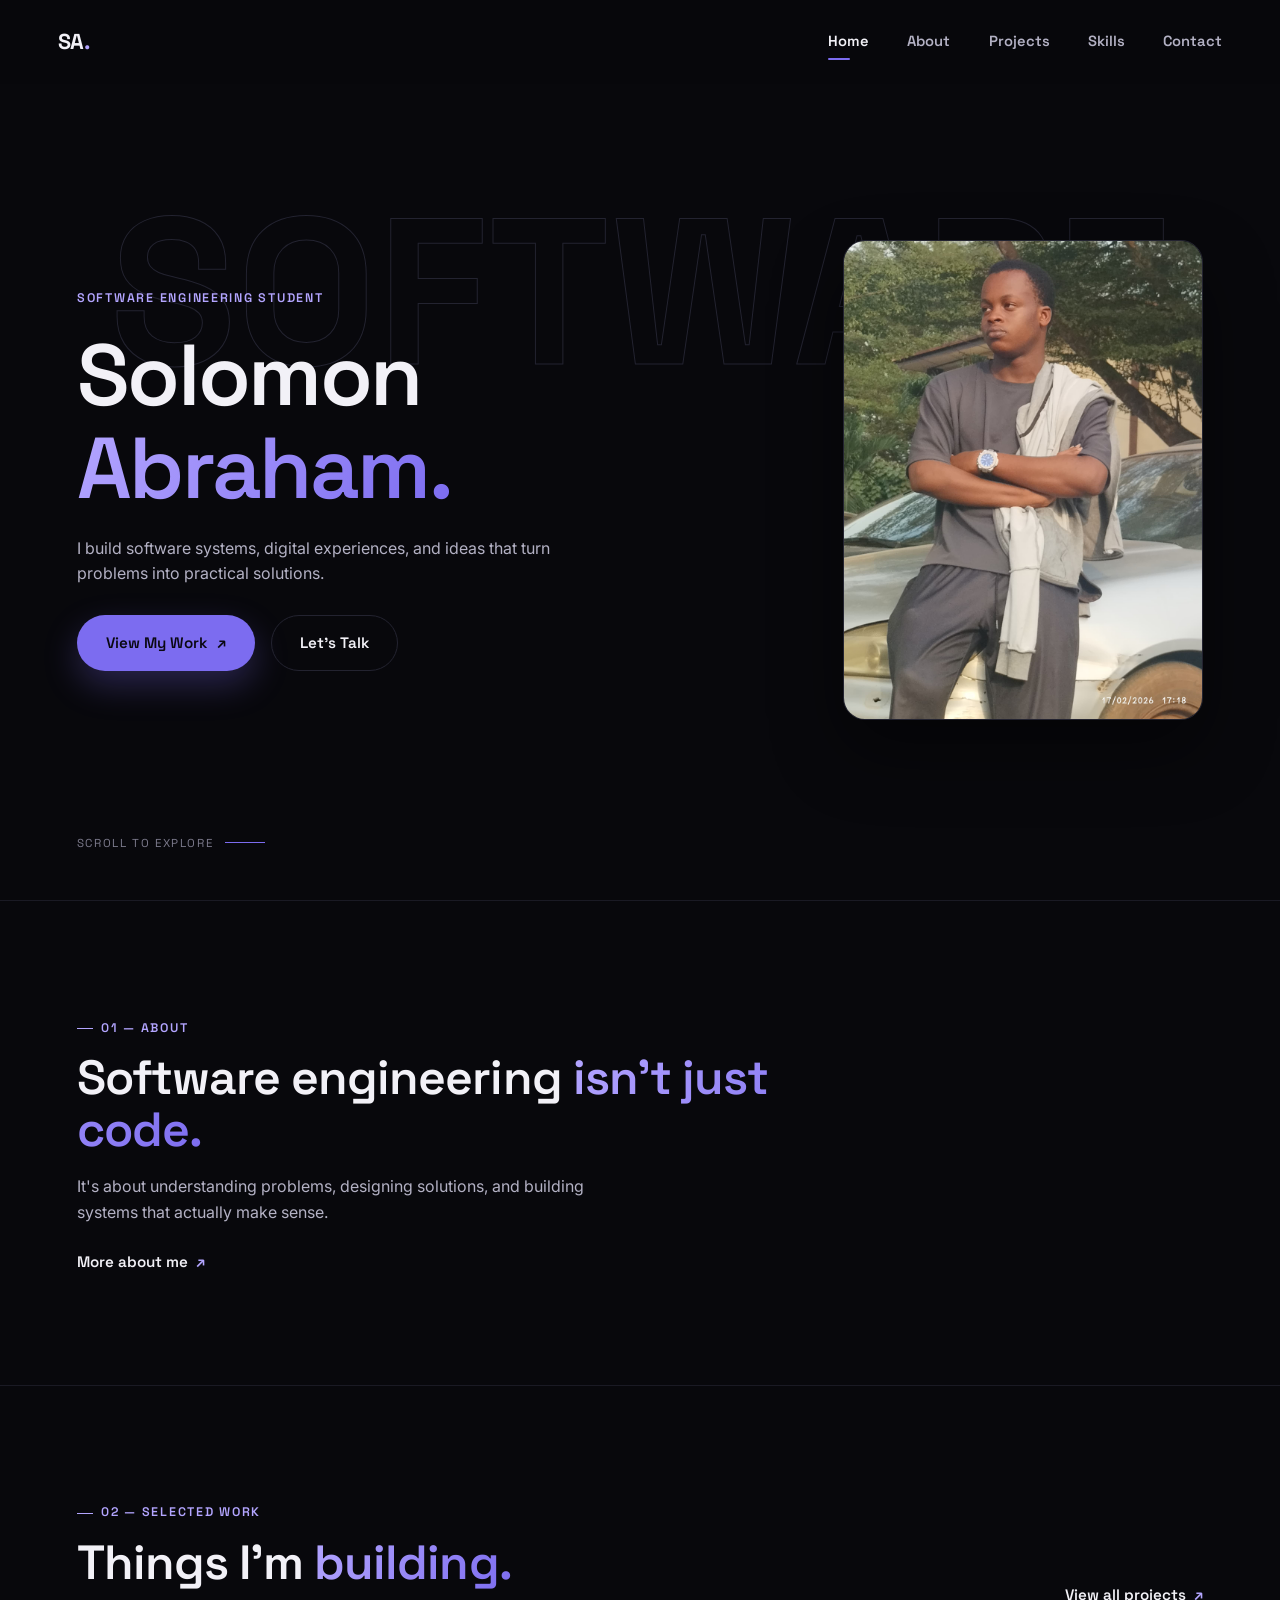
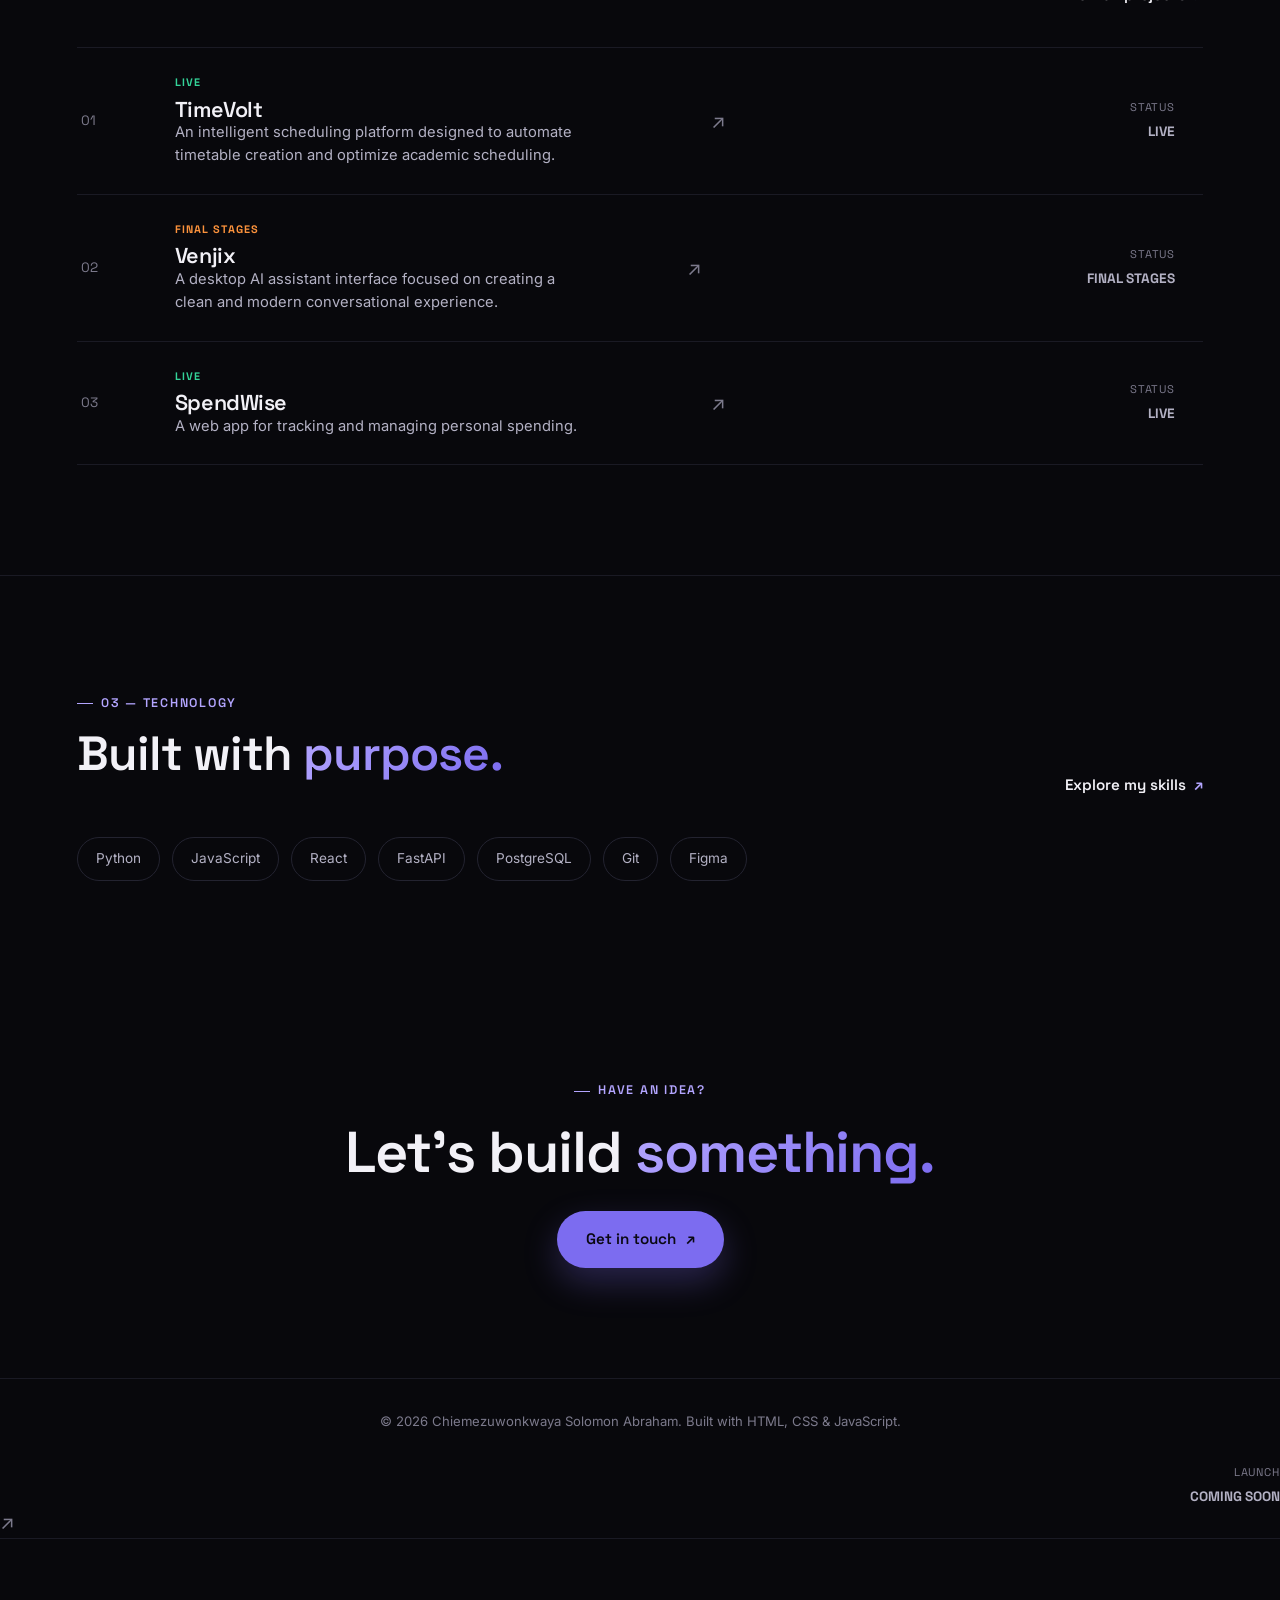
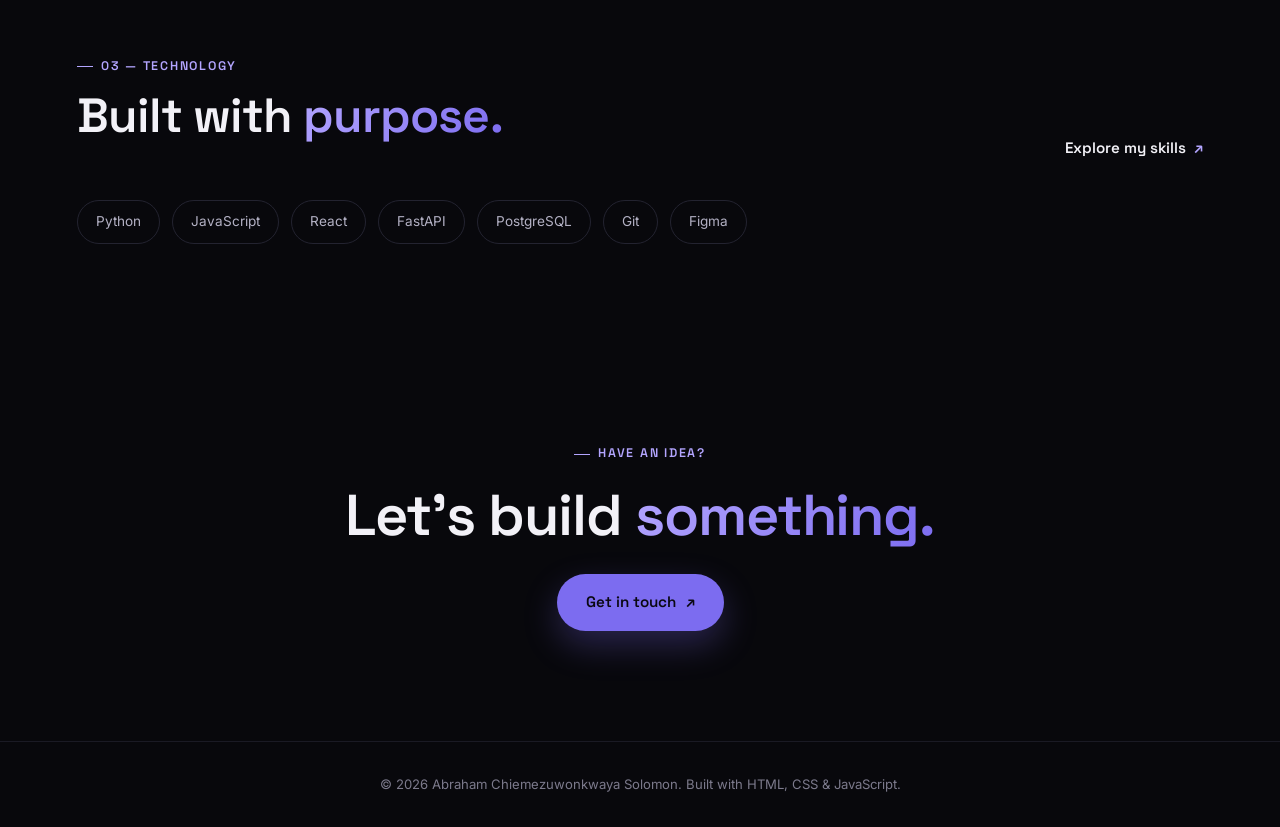
<file: index.html>
<!DOCTYPE html>
<html lang="en">

<head>

    <meta charset="UTF-8">

    <meta
        name="viewport"
        content="width=device-width, initial-scale=1.0"
    >

    <title>Solomon Abraham | Software Developer</title>

    <meta
        name="description"
        content="Portfolio of Solomon Abraham, a Software Engineering student and software developer."
    >

    <link rel="stylesheet" href="css/style.css">

</head>


<body>


    <!-- ================= NAVIGATION ================= -->

    <header class="navbar">

        <a href="index.html" class="logo">
            SA<span>.</span>
        </a>


        <nav class="nav-links">

            <a href="index.html" class="active">
                Home
            </a>

            <a href="about.html">
                About
            </a>

            <a href="projects.html">
                Projects
            </a>

            <a href="skills.html">
                Skills
            </a>

            <a href="contact.html">
                Contact
            </a>

        </nav>

<button
    class="menu-toggle"
    aria-label="Open navigation"
    aria-expanded="false"
>
    <span>
        ☰



    </span>

</button>
    </header>



    <!-- ================= MAIN ================= -->

    <main>


        <!-- ================= HERO ================= -->

        <section class="home-hero">

            <div class="hero-background-text">
                SOFTWARE
            </div>


            <div class="home-hero-content">

                <p class="hero-label">
                    SOFTWARE ENGINEERING STUDENT
                </p>


                <h1>
                    Solomon

                    <span>
                        Abraham.
                    </span>
                </h1>


                <p class="hero-description">

                    I build software systems, digital experiences,
                    and ideas that turn problems into practical
                    solutions.

                </p>


                <div class="hero-actions">

                    <a
                        href="projects.html"
                        class="hero-button primary"
                    >
                        View My Work
                        <span>↗</span>
                    </a>


                    <a
                        href="contact.html"
                        class="hero-button secondary"
                    >
                        Let's Talk
                    </a>

                </div>

            </div>


            <!-- ================= PROFILE IMAGE ================= -->

            <div class="hero-image">

                <img
                    src="images/profile/profile.jpg"
                    alt="Chiemezuwonkwaya Solomon Abraham"
                >

            </div>


            <div class="hero-scroll">

                <span>
                    SCROLL TO EXPLORE
                </span>

                <div class="scroll-line"></div>

            </div>

        </section>



        <!-- ================= INTRO ================= -->

        <section class="home-intro">

            <div class="intro-label">

                <p class="section-label">
                    01 — ABOUT
                </p>

            </div>


            <div class="intro-content">

                <h2>

                    Software engineering
                    <span>
                        isn't just code.
                    </span>

                </h2>


                <p>

                    It's about understanding problems, designing
                    solutions, and building systems that actually
                    make sense.

                </p>


                <a
                    href="about.html"
                    class="text-link"
                >
                    More about me
                    <span>↗</span>
                </a>

            </div>

        </section>



        <!-- ================= FEATURED PROJECTS ================= -->

        <section class="home-projects">

            <div class="home-section-heading">

                <div>

                    <p class="section-label">
                        02 — SELECTED WORK
                    </p>


                    <h2>

                        Things I'm
                        <span>
                            building.
                        </span>

                    </h2>

                </div>


                <a
                    href="projects.html"
                    class="text-link"
                >
                    View all projects
                    <span>↗</span>
                </a>

            </div>



            <!-- PROJECT LIST -->

            <div class="home-project-list">


                <!-- ================= TIMEVOLT ================= -->

                <a
                    href="projects/timevolt.html"
                    class="home-project-row"
                >

                    <div class="home-project-number">
                        01
                    </div>


                    <div class="home-project-details">

                        <div>

                            <p class="project-status completed">
                                LIVE
                            </p>


                            <h3>
                                TimeVolt
                            </h3>

                        </div>


                        <p class="home-project-description">

                            An intelligent scheduling platform
                            designed to automate timetable creation
                            and optimize academic scheduling.

                        </p>

                    </div>


                    <div class="home-project-launch">

                        <span>
                            STATUS
                        </span>

                        <strong>
                            LIVE
                        </strong>

                    </div>


                    <span class="project-arrow">
                        ↗
                    </span>

                </a>



                <!-- ================= VENJIX ================= -->

                <a
                    href="projects/venjix.html"
                    class="home-project-row"
                >

                    <div class="home-project-number">
                        02
                    </div>


                    <div class="home-project-details">

                        <div>

                            <p class="project-status">
                                FINAL STAGES
                            </p>


                            <h3>
                                Venjix
                            </h3>

                        </div>


                        <p class="home-project-description">

                            A desktop AI assistant interface
                            focused on creating a clean and modern
                            conversational experience.

                        </p>

                    </div>


                    <div class="home-project-launch">

                        <span>
                            STATUS
                        </span>

                        <strong>
                            FINAL STAGES
                        </strong>

                    </div>


                    <span class="project-arrow">
                        ↗
                    </span>

                </a>



                <!-- ================= SPENDWISE ================= -->

                <a
                    href="projects/spendwise.html"
                    class="home-project-row"
                >

                    <div class="home-project-number">
                        03
                    </div>


                    <div class="home-project-details">

                        <div>

                            <p class="project-status completed">
                                LIVE
                            </p>


                            <h3>
                                SpendWise
                            </h3>

                        </div>


                        <p class="home-project-description">

                            A web app for tracking and managing
                            personal spending.

                        </p>

                    </div>


                    <div class="home-project-launch">

                        <span>
                            STATUS
                        </span>

                        <strong>
                            LIVE
                        </strong>

                    </div>


                    <span class="project-arrow">
                        ↗
                    </span>

                </a>

            </div>

        </section>



        <!-- ================= TECHNOLOGY ================= -->

        <section class="home-tech">

            <div class="home-section-heading">

                <div>

                    <p class="section-label">
                        03 — TECHNOLOGY
                    </p>


                    <h2>

                        Built with
                        <span>
                            purpose.
                        </span>

                    </h2>

                </div>


                <a
                    href="skills.html"
                    class="text-link"
                >
                    Explore my skills
                    <span>↗</span>
                </a>

            </div>


            <div class="home-tech-list">

                <span>Python</span>

                <span>JavaScript</span>

                <span>React</span>

                <span>FastAPI</span>

                <span>PostgreSQL</span>

                <span>Git</span>

                <span>Figma</span>

            </div>

        </section>



        <!-- ================= CTA ================= -->

        <section class="home-cta">

            <p class="section-label">
                HAVE AN IDEA?
            </p>


            <h2>

                Let's build

                <span>
                    something.
                </span>

            </h2>


            <a
                href="contact.html"
                class="cta-button"
            >
                Get in touch
                <span>↗</span>
            </a>

        </section>


    </main>



    <!-- ================= FOOTER ================= -->

    <footer class="footer">

        <p>
            © 2026 Chiemezuwonkwaya Solomon Abraham.
            Built with HTML, CSS & JavaScript.
        </p>

    </footer>


    <script src="js/script.js"></script>

</body>

</html>               <div class="home-project-launch">

                        <span>
                            LAUNCH
                        </span>

                        <strong>
                            COMING SOON
                        </strong>

                    </div>


                    <span class="project-arrow">
                        ↗
                    </span>

                </a>

            </div>

        </section>



        <!-- ================= TECHNOLOGY ================= -->

        <section class="home-tech">

            <div class="home-section-heading">

                <div>

                    <p class="section-label">
                        03 — TECHNOLOGY
                    </p>


                    <h2>

                        Built with
                        <span>
                            purpose.
                        </span>

                    </h2>

                </div>


                <a
                    href="skills.html"
                    class="text-link"
                >
                    Explore my skills
                    <span>↗</span>
                </a>

            </div>


            <div class="home-tech-list">

                <span>Python</span>

                <span>JavaScript</span>

                <span>React</span>

                <span>FastAPI</span>

                <span>PostgreSQL</span>

                <span>Git</span>

                <span>Figma</span>

            </div>

        </section>



        <!-- ================= CTA ================= -->

        <section class="home-cta">

            <p class="section-label">
                HAVE AN IDEA?
            </p>


            <h2>

                Let's build

                <span>
                    something.
                </span>

            </h2>


            <a
                href="contact.html"
                class="cta-button"
            >
                Get in touch
                <span>↗</span>
            </a>

        </section>


    </main>



    <!-- ================= FOOTER ================= -->

    <footer class="footer">

        <p>
            © 2026 Abraham Chiemezuwonkwaya Solomon.
            Built with HTML, CSS & JavaScript.
        </p>

    </footer>


    <script src="js/script.js"></script>

</body>

</html>
</file>
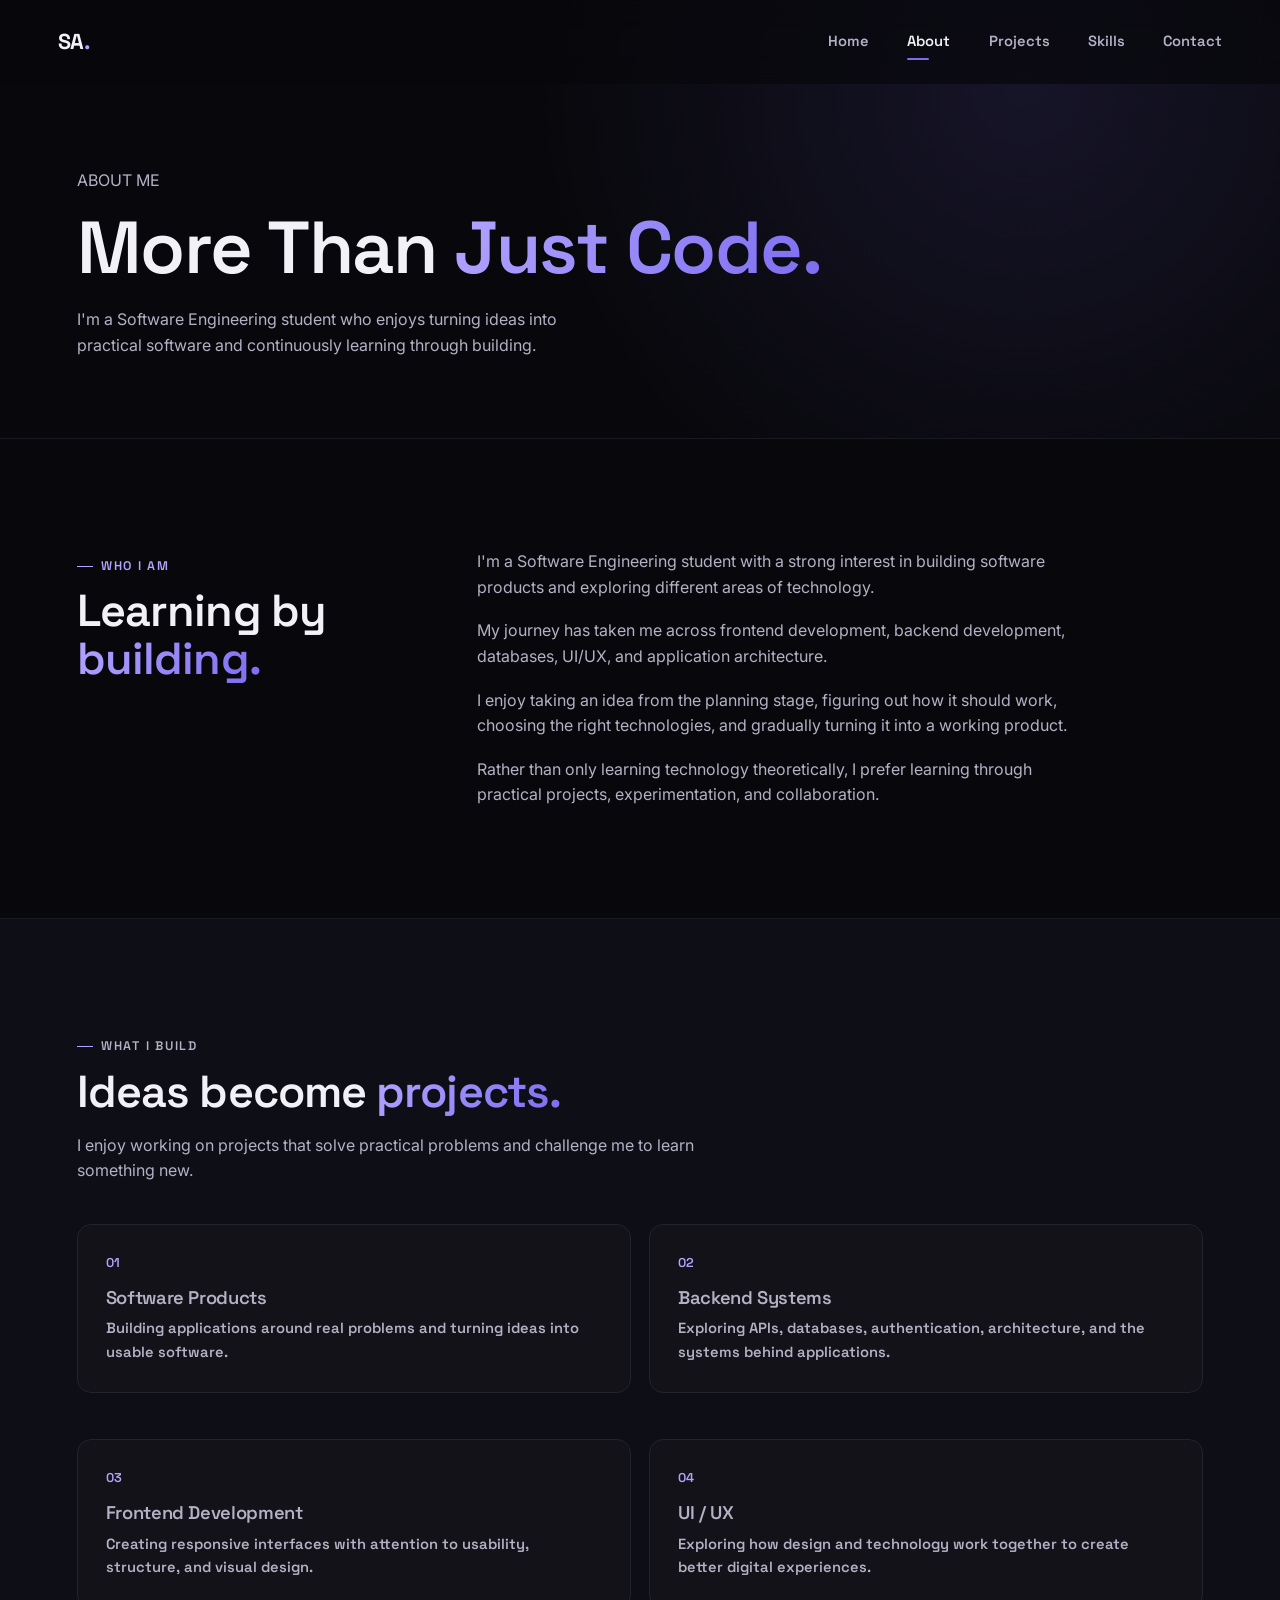
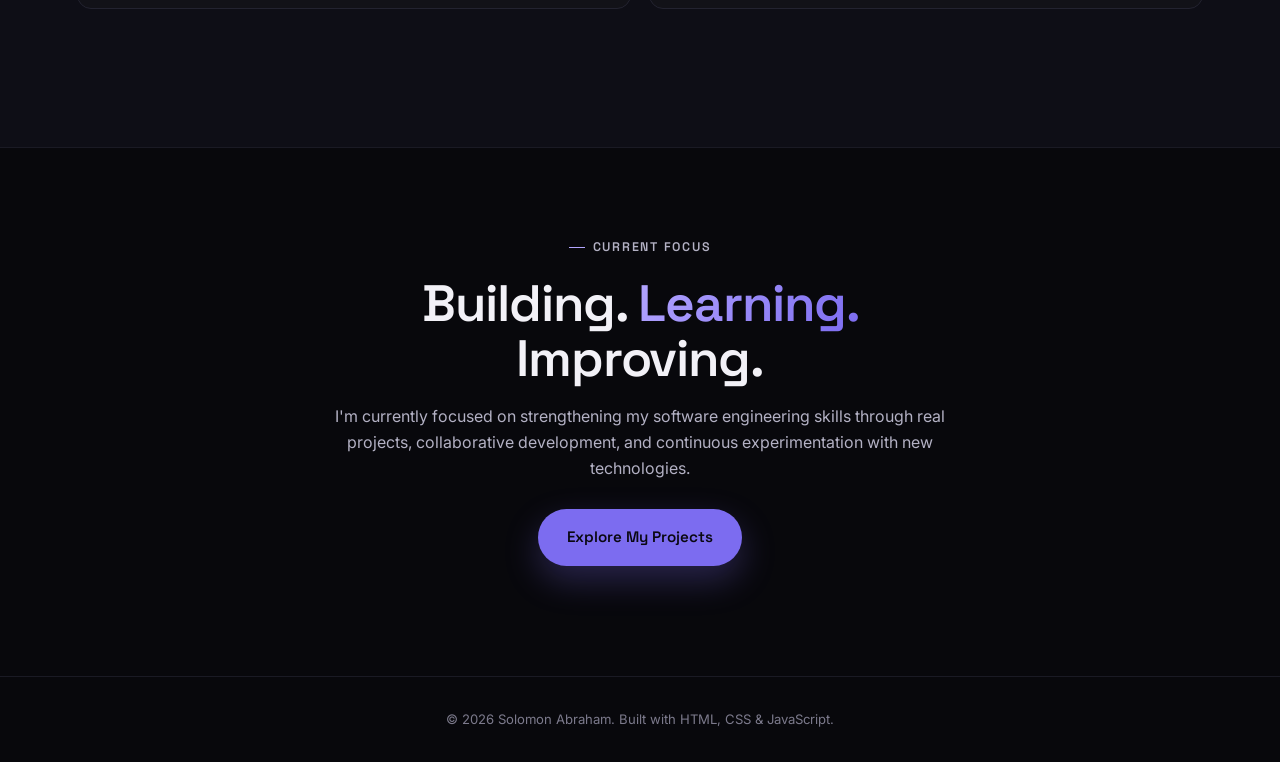
<file: about.html>
<!DOCTYPE html>
<html lang="en">
<head>
    <meta charset="UTF-8">
    <meta name="viewport" content="width=device-width, initial-scale=1.0">

    <title>About | Solomon Abraham</title>

    <meta
        name="description"
        content="Learn more about Solomon Abraham, a Software Engineering student and software developer."
    >

    <link rel="stylesheet" href="css/style.css">
</head>

<body>

    <!-- ================= NAVIGATION ================= -->

    <header class="navbar">

        <a href="index.html" class="logo">
            SA<span>.</span>
        </a>

        <nav class="nav-links">

            <a href="index.html">
                Home
            </a>

            <a href="about.html" class="active">
                About
            </a>

            <a href="projects.html">
                Projects
            </a>

            <a href="skills.html">
                Skills
            </a>

            <a href="contact.html">
                Contact
            </a>

        </nav>

        <button
            class="menu-toggle"
            aria-label="Open navigation"
        >
            ☰
        </button>

    </header>


    <!-- ================= ABOUT HERO ================= -->

    <main>

        <section class="page-hero">

            <div class="page-hero-content">

                <p class="hero-label">
                    ABOUT ME
                </p>

                <h1>
                    More Than
                    <span>Just Code.</span>
                </h1>

                <p>
                    I'm a Software Engineering student who enjoys
                    turning ideas into practical software and
                    continuously learning through building.
                </p>

            </div>

        </section>


        <!-- ================= ABOUT CONTENT ================= -->

        <section class="about-section">

            <div class="about-grid">

                <!-- LEFT -->

                <div class="about-intro">

                    <p class="section-label">
                        WHO I AM
                    </p>

                    <h2>
                        Learning by
                        <span>building.</span>
                    </h2>

                </div>


                <!-- RIGHT -->

                <div class="about-text">

                    <p>
                        I'm a Software Engineering student with a
                        strong interest in building software products
                        and exploring different areas of technology.
                    </p>

                    <p>
                        My journey has taken me across frontend
                        development, backend development, databases,
                        UI/UX, and application architecture.
                    </p>

                    <p>
                        I enjoy taking an idea from the planning stage,
                        figuring out how it should work, choosing the
                        right technologies, and gradually turning it
                        into a working product.
                    </p>

                    <p>
                        Rather than only learning technology
                        theoretically, I prefer learning through
                        practical projects, experimentation, and
                        collaboration.
                    </p>

                </div>

            </div>

        </section>


        <!-- ================= WHAT I BUILD ================= -->

        <section class="about-section dark-section">

            <div class="section-heading">

                <p class="section-label">
                    WHAT I BUILD
                </p>

                <h2>
                    Ideas become
                    <span>projects.</span>
                </h2>

                <p>
                    I enjoy working on projects that solve practical
                    problems and challenge me to learn something new.
                </p>

            </div>


            <div class="interest-grid">

                <article class="interest-card">

                    <div class="interest-number">
                        01
                    </div>

                    <h3>
                        Software Products
                    </h3>

                    <p>
                        Building applications around real problems
                        and turning ideas into usable software.
                    </p>

                </article>


                <article class="interest-card">

                    <div class="interest-number">
                        02
                    </div>

                    <h3>
                        Backend Systems
                    </h3>

                    <p>
                        Exploring APIs, databases, authentication,
                        architecture, and the systems behind applications.
                    </p>

                </article>


                <article class="interest-card">

                    <div class="interest-number">
                        03
                    </div>

                    <h3>
                        Frontend Development
                    </h3>

                    <p>
                        Creating responsive interfaces with attention
                        to usability, structure, and visual design.
                    </p>

                </article>


                <article class="interest-card">

                    <div class="interest-number">
                        04
                    </div>

                    <h3>
                        UI / UX
                    </h3>

                    <p>
                        Exploring how design and technology work
                        together to create better digital experiences.
                    </p>

                </article>

            </div>

        </section>


        <!-- ================= CURRENT FOCUS ================= -->

        <section class="focus-section">

            <div class="focus-content">

                <p class="section-label">
                    CURRENT FOCUS
                </p>

                <h2>
                    Building.
                    <span>Learning.</span>
                    Improving.
                </h2>

                <p>
                    I'm currently focused on strengthening my software
                    engineering skills through real projects,
                    collaborative development, and continuous
                    experimentation with new technologies.
                </p>

                <a
                    href="projects.html"
                    class="btn btn-primary"
                >
                    Explore My Projects
                </a>

            </div>

        </section>

    </main>


    <!-- ================= FOOTER ================= -->

    <footer class="footer">

        <p>
            © 2026 Solomon Abraham. Built with HTML, CSS & JavaScript.
        </p>

    </footer>


    <script src="js/script.js"></script>

</body>
</html>
</file>
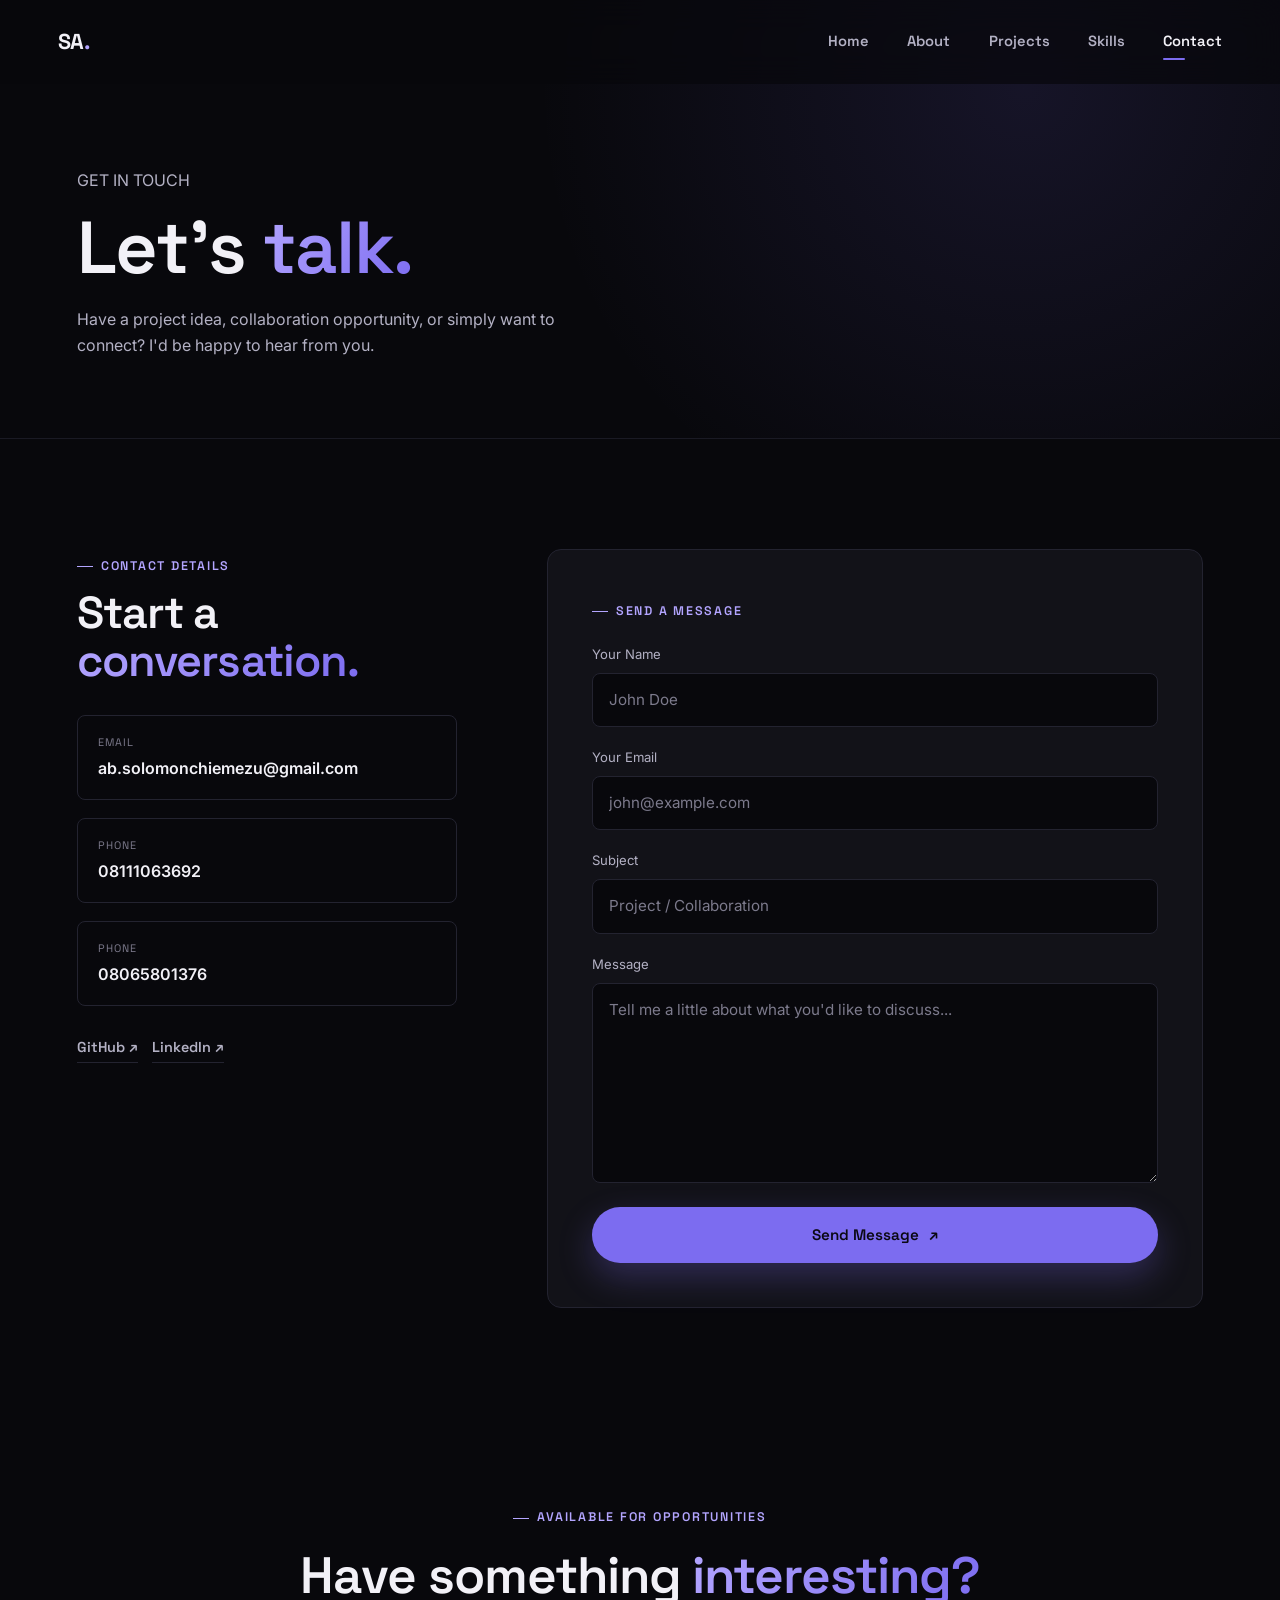
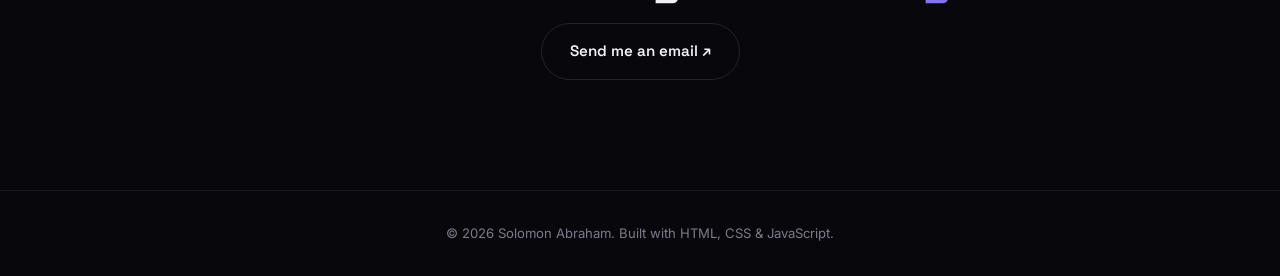
<file: contact.html>
<!DOCTYPE html>
<html lang="en">

<head>

    <meta charset="UTF-8">

    <meta
        name="viewport"
        content="width=device-width, initial-scale=1.0"
    >

    <title>Contact | Solomon Abraham</title>

    <meta
        name="description"
        content="Get in touch with Solomon Abraham."
    >

    <link rel="stylesheet" href="css/style.css">

</head>


<body>


    <!-- ================= NAVIGATION ================= -->

    <header class="navbar">

        <a href="index.html" class="logo">
            SA<span>.</span>
        </a>


        <nav class="nav-links">

            <a href="index.html">
                Home
            </a>

            <a href="about.html">
                About
            </a>

            <a href="projects.html">
                Projects
            </a>

            <a href="skills.html">
                Skills
            </a>

            <a href="contact.html" class="active">
                Contact
            </a>

        </nav>


        <button
            class="menu-toggle"
            aria-label="Open navigation"
        >
            ☰
        </button>

    </header>



    <!-- ================= CONTACT ================= -->

    <main>

        <section class="contact-hero">

            <div class="contact-hero-content">

                <p class="hero-label">
                    GET IN TOUCH
                </p>


                <h1>
                    Let's
                    <span>talk.</span>
                </h1>


                <p>
                    Have a project idea, collaboration opportunity,
                    or simply want to connect? I'd be happy to hear
                    from you.
                </p>

            </div>

        </section>



        <!-- ================= CONTACT CONTENT ================= -->

        <section class="contact-section">

            <div class="contact-info">

                <p class="section-label">
                    CONTACT DETAILS
                </p>


                <h2>
                    Start a
                    <span>conversation.</span>
                </h2>


                <div class="contact-details">

                    <a href="mailto:ab.solomonchiemezu@gmail.com">

                        <span class="contact-label">
                            EMAIL
                        </span>

                        <strong>
                            ab.solomonchiemezu@gmail.com
                        </strong>

                    </a>


                    <a href="tel:08111063692">

                        <span class="contact-label">
                            PHONE
                        </span>

                        <strong>
                            08111063692
                        </strong>

                    </a>


                    <a href="tel:08065801376">

                        <span class="contact-label">
                            PHONE
                        </span>

                        <strong>
                            08065801376
                        </strong>

                    </a>

                </div>


                <!-- SOCIAL LINKS -->

                <div class="social-links">

                    <a
                        href="https://github.com/Solopilot759"
                        target="_blank"
                        rel="noopener noreferrer"
                    >
                        GitHub ↗
                    </a>


                    <a
                        href="https://www.linkedin.com/in/chiemezu-solomon-abraham-774561400?utm_source=share_via&utm_content=profile&utm_medium=member_android"
                        target="_blank"
                        rel="noopener noreferrer"
                    >
                        LinkedIn ↗
                    </a>

                </div>

            </div>



            <!-- ================= CONTACT FORM ================= -->

            <div class="contact-form-wrapper">

                <p class="section-label">
                    SEND A MESSAGE
                </p>


                <form
                    class="contact-form"
                    action="mailto:ab.solomonchiemezu@gmail.com"
                    method="POST"
                    enctype="text/plain"
                >

                    <div class="form-group">

                        <label for="name">
                            Your Name
                        </label>

                        <input
                            type="text"
                            id="name"
                            name="Name"
                            placeholder="John Doe"
                            required
                        >

                    </div>


                    <div class="form-group">

                        <label for="email">
                            Your Email
                        </label>

                        <input
                            type="email"
                            id="email"
                            name="Email"
                            placeholder="john@example.com"
                            required
                        >

                    </div>


                    <div class="form-group">

                        <label for="subject">
                            Subject
                        </label>

                        <input
                            type="text"
                            id="subject"
                            name="Subject"
                            placeholder="Project / Collaboration"
                            required
                        >

                    </div>


                    <div class="form-group">

                        <label for="message">
                            Message
                        </label>

                        <textarea
                            id="message"
                            name="Message"
                            rows="7"
                            placeholder="Tell me a little about what you'd like to discuss..."
                            required
                        ></textarea>

                    </div>


                    <button
                        type="submit"
                        class="submit-button"
                    >
                        Send Message
                        <span>↗</span>
                    </button>

                </form>

            </div>

        </section>



        <!-- ================= FINAL CTA ================= -->

        <section class="contact-bottom">

            <p class="section-label">
                AVAILABLE FOR OPPORTUNITIES
            </p>


            <h2>
                Have something
                <span>interesting?</span>
            </h2>


            <a
                href="mailto:ab.solomonchiemezu@gmail.com"
                class="email-cta"
            >
                Send me an email ↗
            </a>

        </section>

    </main>



    <!-- ================= FOOTER ================= -->

    <footer class="footer">

        <p>
            © 2026 Solomon Abraham.
            Built with HTML, CSS & JavaScript.
        </p>

    </footer>


    <script src="js/script.js"></script>

</body>

</html>
</file>
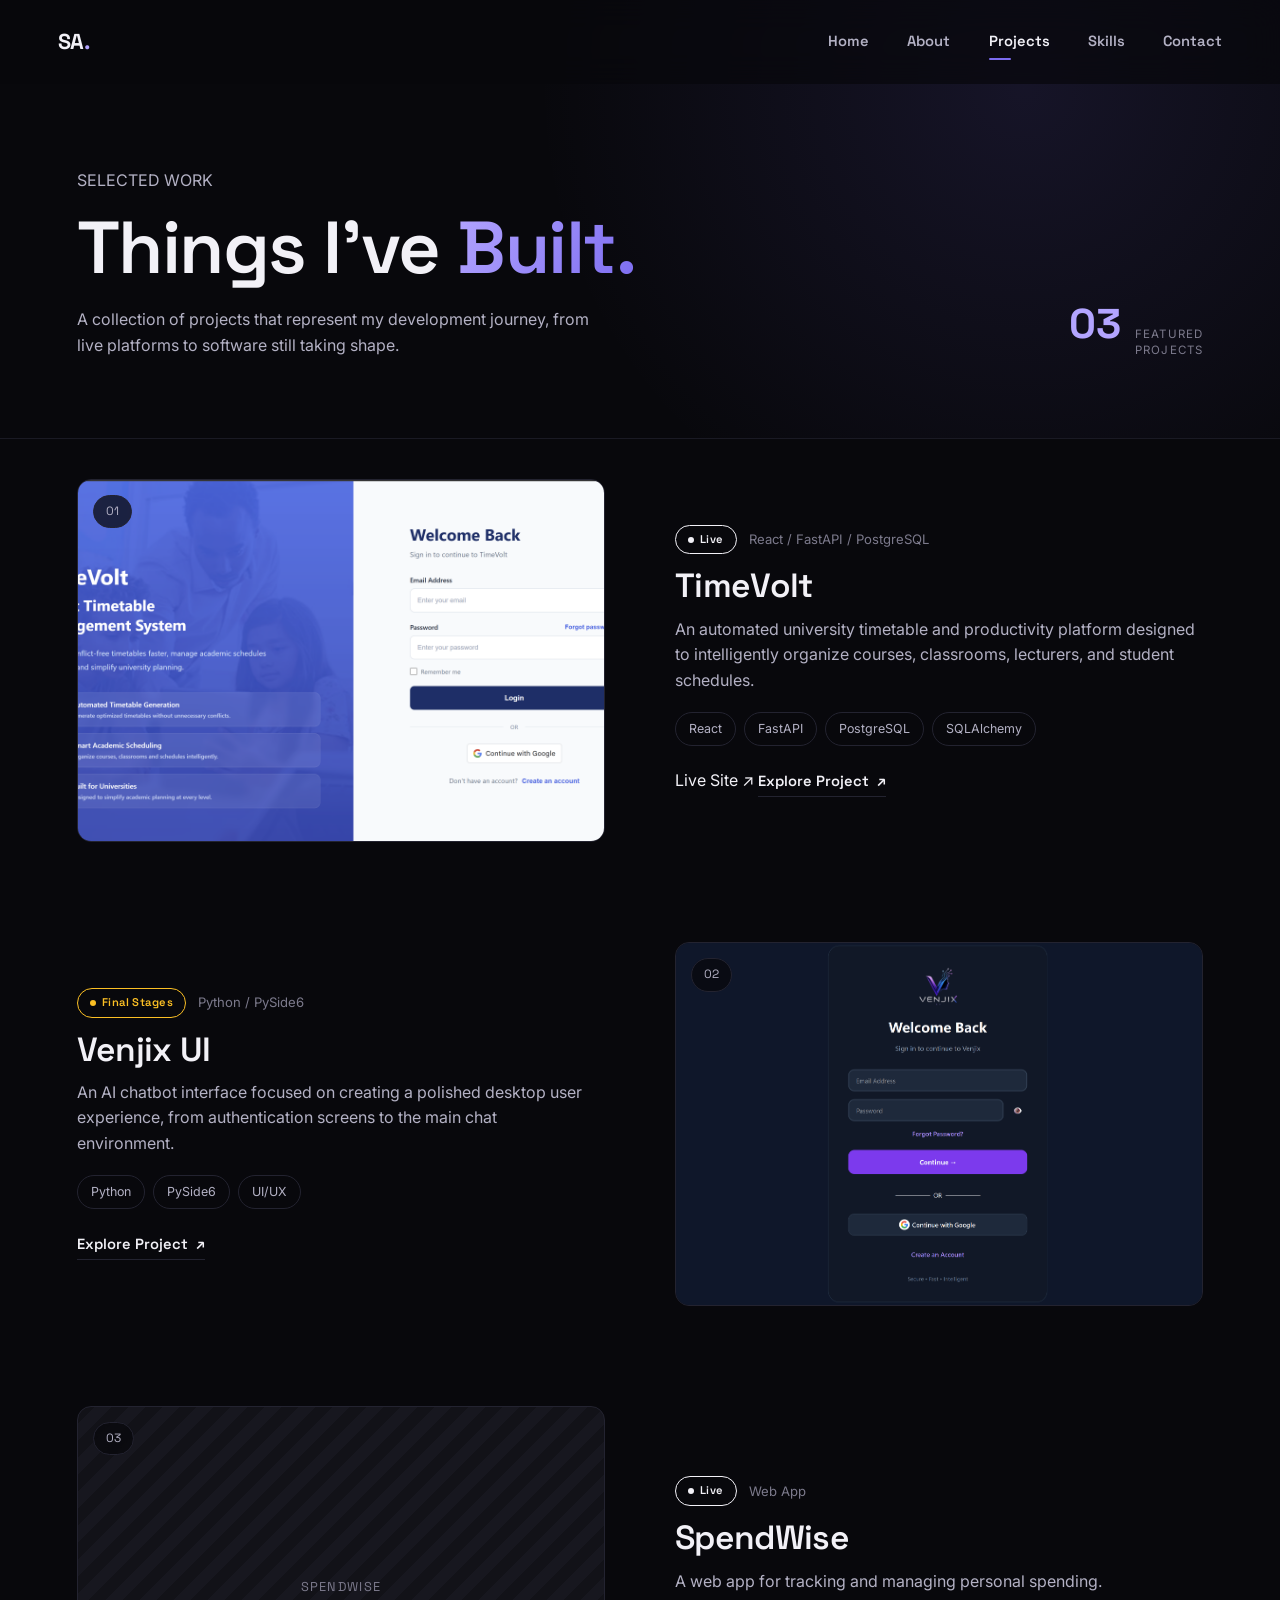
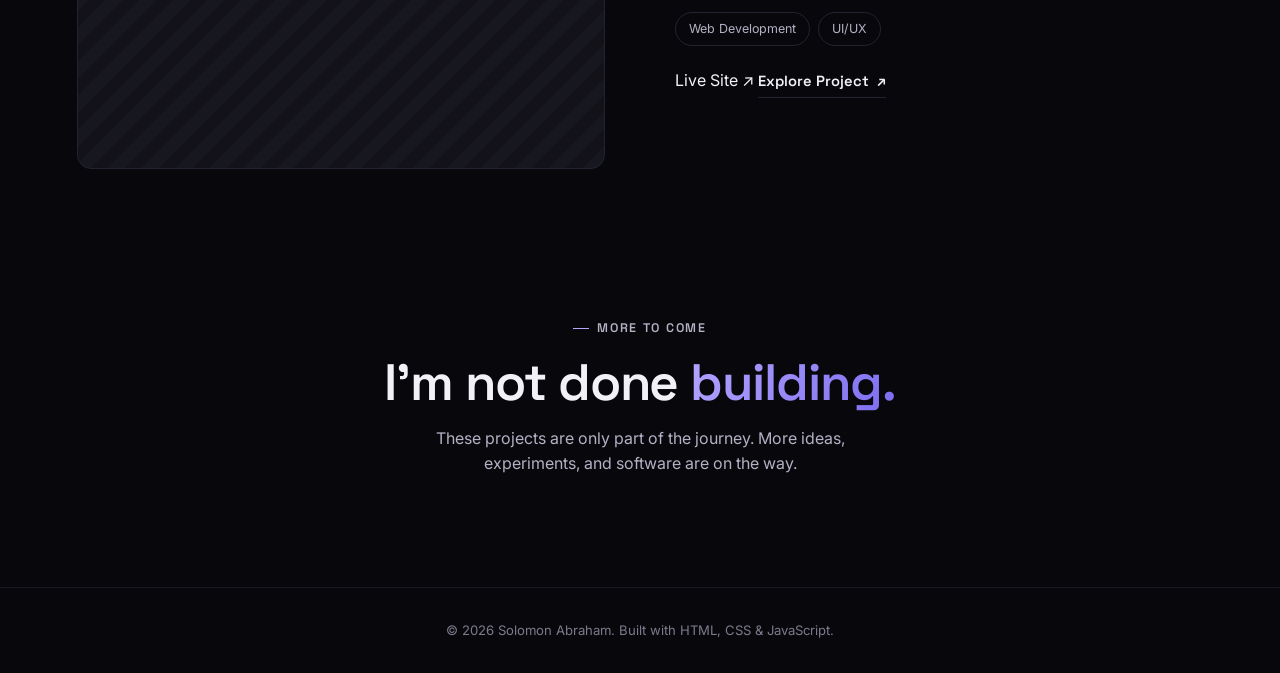
<file: projects.html>
<!DOCTYPE html>
<html lang="en">
<head>
    <meta charset="UTF-8">
    <meta name="viewport" content="width=device-width, initial-scale=1.0">

    <title>Projects | Solomon Abraham</title>

    <meta
        name="description"
        content="Explore software projects built and planned by Solomon Abraham."
    >

    <link rel="stylesheet" href="css/style.css">
</head>

<body>

    <!-- ================= NAVIGATION ================= -->

    <header class="navbar">

        <a href="index.html" class="logo">
            SA<span>.</span>
        </a>

        <nav class="nav-links">

            <a href="index.html">
                Home
            </a>

            <a href="about.html">
                About
            </a>

            <a href="projects.html" class="active">
                Projects
            </a>

            <a href="skills.html">
                Skills
            </a>

            <a href="contact.html">
                Contact
            </a>

        </nav>

        <button
            class="menu-toggle"
            aria-label="Open navigation"
        >
            ☰
        </button>

    </header>


    <!-- ================= PAGE HERO ================= -->

    <main>

        <section class="projects-hero">

            <div class="projects-hero-content">

                <p class="hero-label">
                    SELECTED WORK
                </p>

                <h1>
                    Things I've
                    <span>Built.</span>
                </h1>

                <p>
                    A collection of projects that represent my
                    development journey, from live platforms
                    to software still taking shape.
                </p>

            </div>

            <div class="projects-count">

                <span>03</span>

                <p>
                    FEATURED<br>
                    PROJECTS
                </p>

            </div>

        </section>


        <!-- ================= PROJECTS ================= -->

        <section class="projects-list">


            <!-- ================= TIMEVOLT ================= -->

            <article class="project-feature">

                <div class="project-feature-image">

                    <div class="project-image">
                        <img
                            src="images/timevolt/screenshot-1.png"
                            alt="TimeVolt UI preview"
                        >
                    </div>

                    <span class="project-index">
                        01
                    </span>

                </div>

                <div class="project-feature-content">

                    <div class="project-meta">

                        <span class="status live">
                            Live
                        </span>

                        <span>
                            React / FastAPI / PostgreSQL
                        </span>

                    </div>

                    <h2>
                        TimeVolt
                    </h2>

                    <p>
                        An automated university timetable and
                        productivity platform designed to intelligently
                        organize courses, classrooms, lecturers, and
                        student schedules.
                    </p>

                    <div class="tech-list">

                        <span>React</span>
                        <span>FastAPI</span>
                        <span>PostgreSQL</span>
                        <span>SQLAlchemy</span>

                    </div>

                    <div class="project-actions">

                        <a
                            href="https://timevolt.vercel.app"
                            class="project-btn primary"
                            target="_blank"
                            rel="noopener noreferrer"
                        >
                            Live Site
                            <span>↗</span>
                        </a>

                        <a
                            href="projects/timevolt.html"
                            class="project-link"
                        >
                            Explore Project
                            <span>↗</span>
                        </a>

                    </div>

                </div>

            </article>


            <!-- ================= VENJIX ================= -->

            <article class="project-feature reverse">

                <div class="project-feature-image">

                    <div class="project-image">
                        <img
                            src="images/venjix/screenshot-1.png"
                            alt="Venjix UI preview"
                        >
                    </div>

                    <span class="project-index">
                        02
                    </span>

                </div>

                <div class="project-feature-content">

                    <div class="project-meta">

                        <span class="status final">
                            Final Stages
                        </span>

                        <span>
                            Python / PySide6
                        </span>

                    </div>

                    <h2>
                        Venjix UI
                    </h2>

                    <p>
                        An AI chatbot interface focused on creating
                        a polished desktop user experience, from
                        authentication screens to the main chat
                        environment.
                    </p>

                    <div class="tech-list">

                        <span>Python</span>
                        <span>PySide6</span>
                        <span>UI/UX</span>

                    </div>

                    <div class="project-actions">

                        <!--
                            When the Venjix repo is pushed, add its link here:
                            <a href="https://github.com/Solopilot759/REPO-NAME"
                               class="project-btn primary"
                               target="_blank" rel="noopener noreferrer">
                                GitHub <span>↗</span>
                            </a>
                        -->

                        <a
                            href="projects/venjix.html"
                            class="project-link"
                        >
                            Explore Project
                            <span>↗</span>
                        </a>

                    </div>

                </div>

            </article>


            <!-- ================= SPENDWISE ================= -->

            <article class="project-feature">

                <div class="project-feature-image">

                    <!--
                        Replace this placeholder with a screenshot:
                        save it as images/spendwise/screenshot-1.png and use
                        <img src="images/spendwise/screenshot-1.png" alt="SpendWise UI preview">
                    -->
                    <div class="project-image coming-soon-image">
                        <span>
                            SPENDWISE
                        </span>
                    </div>

                    <span class="project-index">
                        03
                    </span>

                </div>

                <div class="project-feature-content">

                    <div class="project-meta">

                        <span class="status live">
                            Live
                        </span>

                        <span>
                            Web App
                        </span>

                    </div>

                    <h2>
                        SpendWise
                    </h2>

                    <p>
                        A web app for tracking and managing
                        personal spending.
                    </p>

                    <div class="tech-list">

                        <span>Web Development</span>
                        <span>UI/UX</span>

                    </div>

                    <div class="project-actions">

                        <a
                            href="https://spend-pilot0w3n.vercel.app"
                            class="project-btn primary"
                            target="_blank"
                            rel="noopener noreferrer"
                        >
                            Live Site
                            <span>↗</span>
                        </a>

                        <a
                            href="projects/spendwise.html"
                            class="project-link"
                        >
                            Explore Project
                            <span>↗</span>
                        </a>

                    </div>

                </div>

            </article>

        </section>


        <!-- ================= PROJECT CTA ================= -->

        <section class="project-bottom">

            <p class="section-label">
                MORE TO COME
            </p>

            <h2>
                I'm not done
                <span>building.</span>
            </h2>

            <p>
                These projects are only part of the journey.
                More ideas, experiments, and software are on the way.
            </p>

        </section>

    </main>


    <!-- ================= FOOTER ================= -->

    <footer class="footer">

        <p>
            © 2026 Solomon Abraham. Built with HTML, CSS & JavaScript.
        </p>

    </footer>


    <script src="js/script.js"></script>

</body>
</html>
</file>
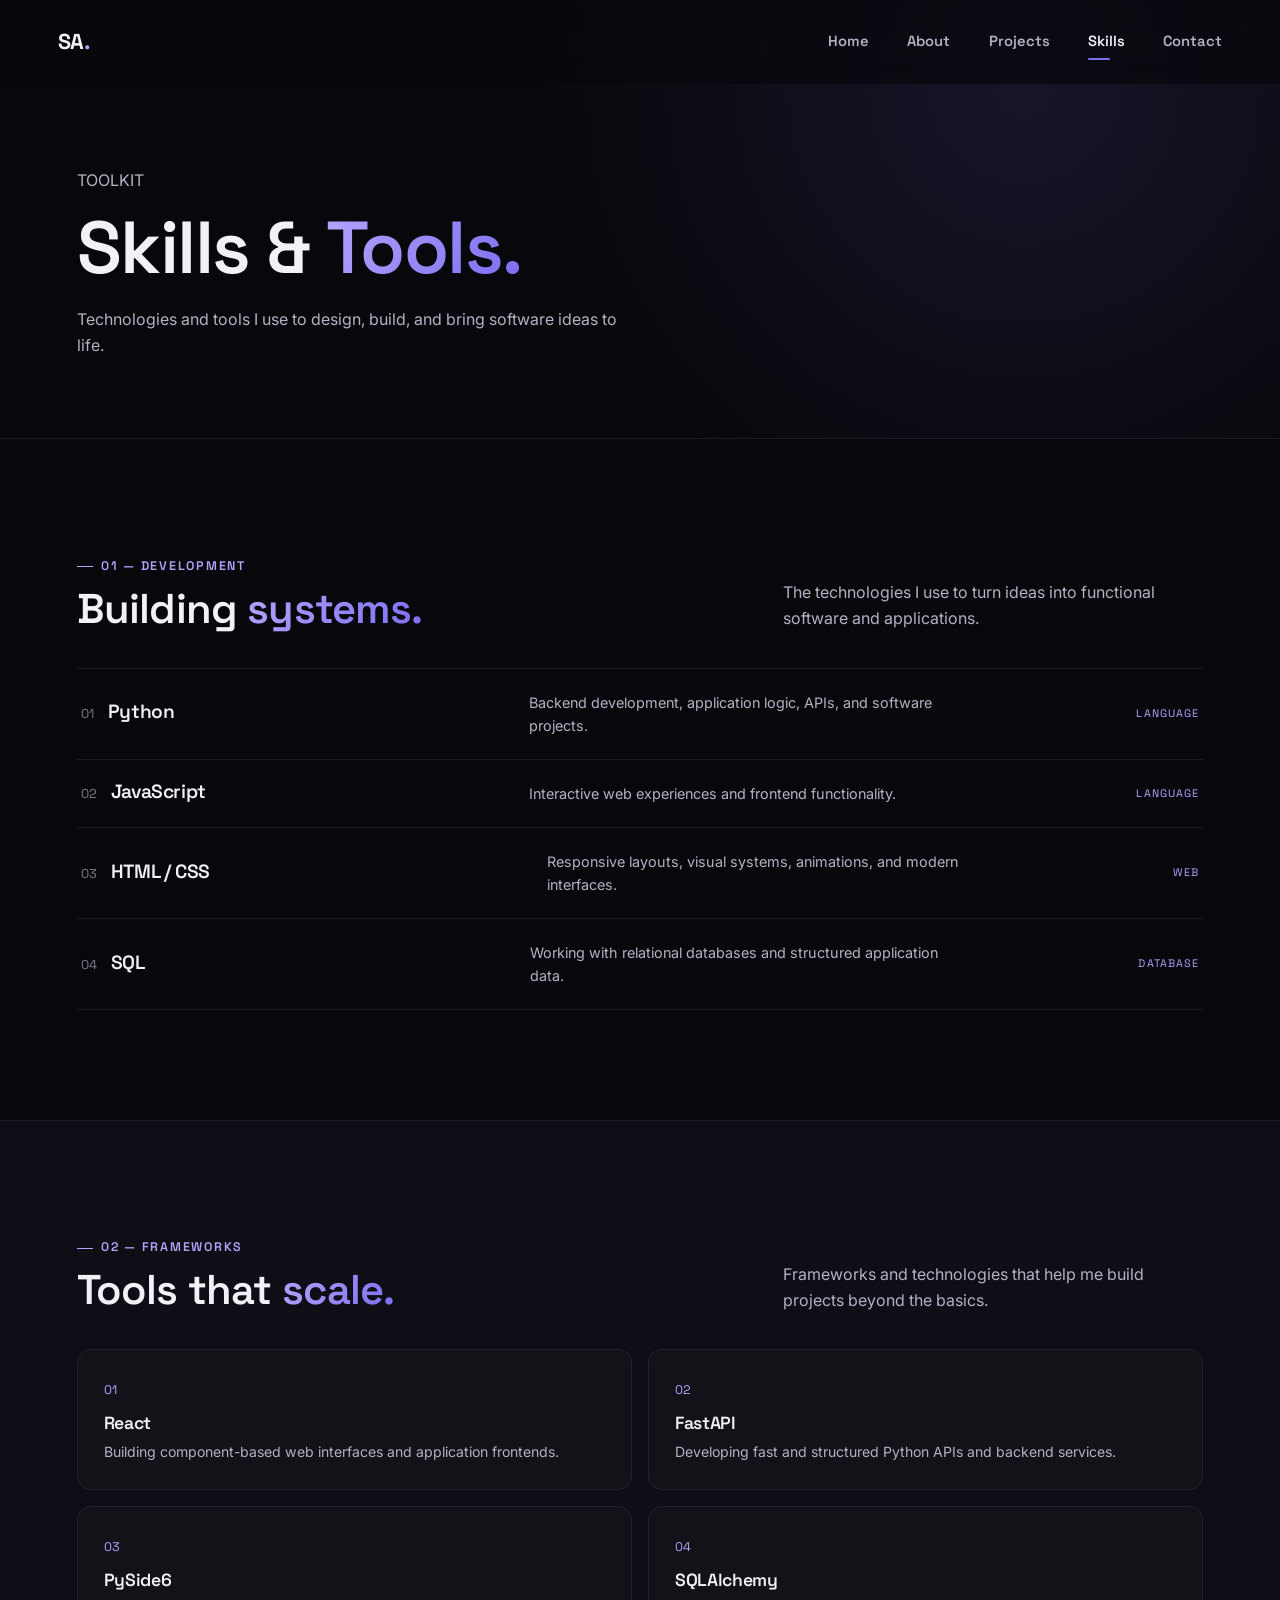
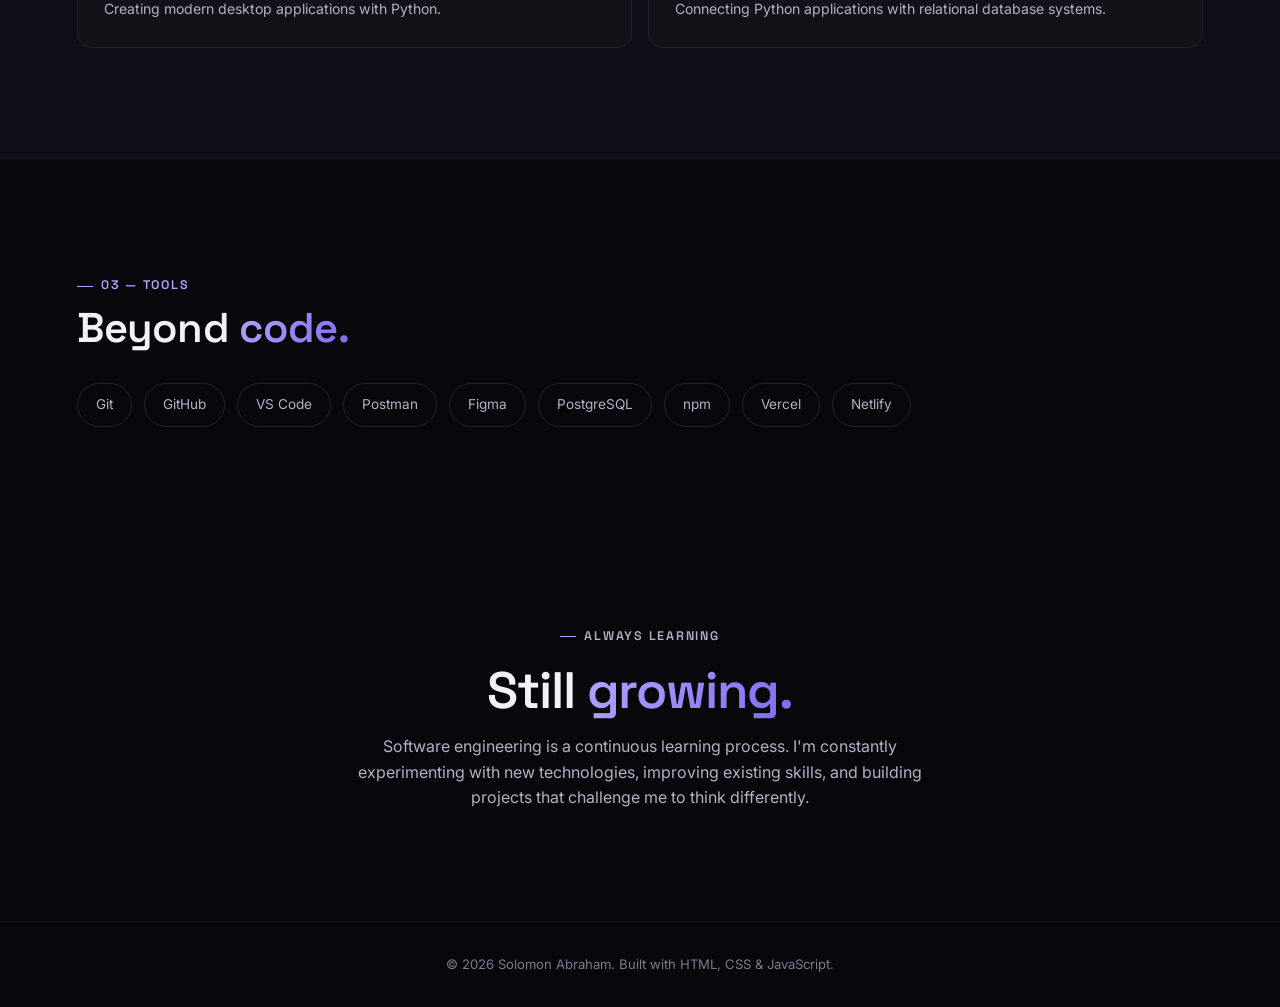
<file: skills.html>
<!DOCTYPE html>
<html lang="en">

<head>

    <meta charset="UTF-8">

    <meta
        name="viewport"
        content="width=device-width, initial-scale=1.0"
    >

    <title>Skills | Solomon Abraham</title>

    <meta
        name="description"
        content="Technologies, tools, and skills used by Solomon Abraham."
    >

    <link rel="stylesheet" href="css/style.css">

</head>


<body>


    <!-- ================= NAVIGATION ================= -->

    <header class="navbar">

        <a href="index.html" class="logo">
            SA<span>.</span>
        </a>


        <nav class="nav-links">

            <a href="index.html">
                Home
            </a>

            <a href="about.html">
                About
            </a>

            <a href="projects.html">
                Projects
            </a>

            <a href="skills.html" class="active">
                Skills
            </a>

            <a href="contact.html">
                Contact
            </a>

        </nav>


        <button
            class="menu-toggle"
            aria-label="Open navigation"
        >
            ☰
        </button>

    </header>



    <!-- ================= PAGE HERO ================= -->

    <main>

        <section class="skills-hero">

            <div class="skills-hero-content">

                <p class="hero-label">
                    TOOLKIT
                </p>


                <h1>
                    Skills &
                    <span>Tools.</span>
                </h1>


                <p>
                    Technologies and tools I use to design,
                    build, and bring software ideas to life.
                </p>

            </div>

        </section>



        <!-- ================= CORE DEVELOPMENT ================= -->

        <section class="skills-section">

            <div class="skills-section-heading">

                <div>

                    <p class="section-label">
                        01 — DEVELOPMENT
                    </p>

                    <h2>
                        Building
                        <span>systems.</span>
                    </h2>

                </div>


                <p>
                    The technologies I use to turn ideas into
                    functional software and applications.
                </p>

            </div>


            <div class="skills-list">

                <div class="skill-row">

                    <div class="skill-name">

                        <span class="skill-number">
                            01
                        </span>

                        <h3>
                            Python
                        </h3>

                    </div>

                    <p>
                        Backend development, application logic,
                        APIs, and software projects.
                    </p>

                    <span class="skill-type">
                        LANGUAGE
                    </span>

                </div>


                <div class="skill-row">

                    <div class="skill-name">

                        <span class="skill-number">
                            02
                        </span>

                        <h3>
                            JavaScript
                        </h3>

                    </div>

                    <p>
                        Interactive web experiences and
                        frontend functionality.
                    </p>

                    <span class="skill-type">
                        LANGUAGE
                    </span>

                </div>


                <div class="skill-row">

                    <div class="skill-name">

                        <span class="skill-number">
                            03
                        </span>

                        <h3>
                            HTML / CSS
                        </h3>

                    </div>

                    <p>
                        Responsive layouts, visual systems,
                        animations, and modern interfaces.
                    </p>

                    <span class="skill-type">
                        WEB
                    </span>

                </div>


                <div class="skill-row">

                    <div class="skill-name">

                        <span class="skill-number">
                            04
                        </span>

                        <h3>
                            SQL
                        </h3>

                    </div>

                    <p>
                        Working with relational databases and
                        structured application data.
                    </p>

                    <span class="skill-type">
                        DATABASE
                    </span>

                </div>

            </div>

        </section>



        <!-- ================= FRAMEWORKS ================= -->

        <section class="skills-section dark-skills">

            <div class="skills-section-heading">

                <div>

                    <p class="section-label">
                        02 — FRAMEWORKS
                    </p>

                    <h2>
                        Tools that
                        <span>scale.</span>
                    </h2>

                </div>


                <p>
                    Frameworks and technologies that help me
                    build projects beyond the basics.
                </p>

            </div>


            <div class="framework-grid">

                <div class="framework-card">

                    <span>
                        01
                    </span>

                    <h3>
                        React
                    </h3>

                    <p>
                        Building component-based web interfaces
                        and application frontends.
                    </p>

                </div>


                <div class="framework-card">

                    <span>
                        02
                    </span>

                    <h3>
                        FastAPI
                    </h3>

                    <p>
                        Developing fast and structured Python
                        APIs and backend services.
                    </p>

                </div>


                <div class="framework-card">

                    <span>
                        03
                    </span>

                    <h3>
                        PySide6
                    </h3>

                    <p>
                        Creating modern desktop applications
                        with Python.
                    </p>

                </div>


                <div class="framework-card">

                    <span>
                        04
                    </span>

                    <h3>
                        SQLAlchemy
                    </h3>

                    <p>
                        Connecting Python applications with
                        relational database systems.
                    </p>

                </div>

            </div>

        </section>



        <!-- ================= TOOLS ================= -->

        <section class="tools-section">

            <div class="tools-heading">

                <p class="section-label">
                    03 — TOOLS
                </p>

                <h2>
                    Beyond
                    <span>code.</span>
                </h2>

            </div>


            <div class="tools-cloud">

                <span>Git</span>

                <span>GitHub</span>

                <span>VS Code</span>

                <span>Postman</span>

                <span>Figma</span>

                <span>PostgreSQL</span>

                <span>npm</span>

                <span>Vercel</span>

                <span>Netlify</span>

            </div>

        </section>



        <!-- ================= LEARNING ================= -->

        <section class="learning-section">

            <div class="learning-content">

                <p class="section-label">
                    ALWAYS LEARNING
                </p>


                <h2>
                    Still
                    <span>growing.</span>
                </h2>


                <p>
                    Software engineering is a continuous learning
                    process. I'm constantly experimenting with new
                    technologies, improving existing skills, and
                    building projects that challenge me to think
                    differently.
                </p>

            </div>

        </section>

    </main>



    <!-- ================= FOOTER ================= -->

    <footer class="footer">

        <p>
            © 2026 Solomon Abraham.
            Built with HTML, CSS & JavaScript.
        </p>

    </footer>


    <script src="js/script.js"></script>

</body>

</html>
</file>
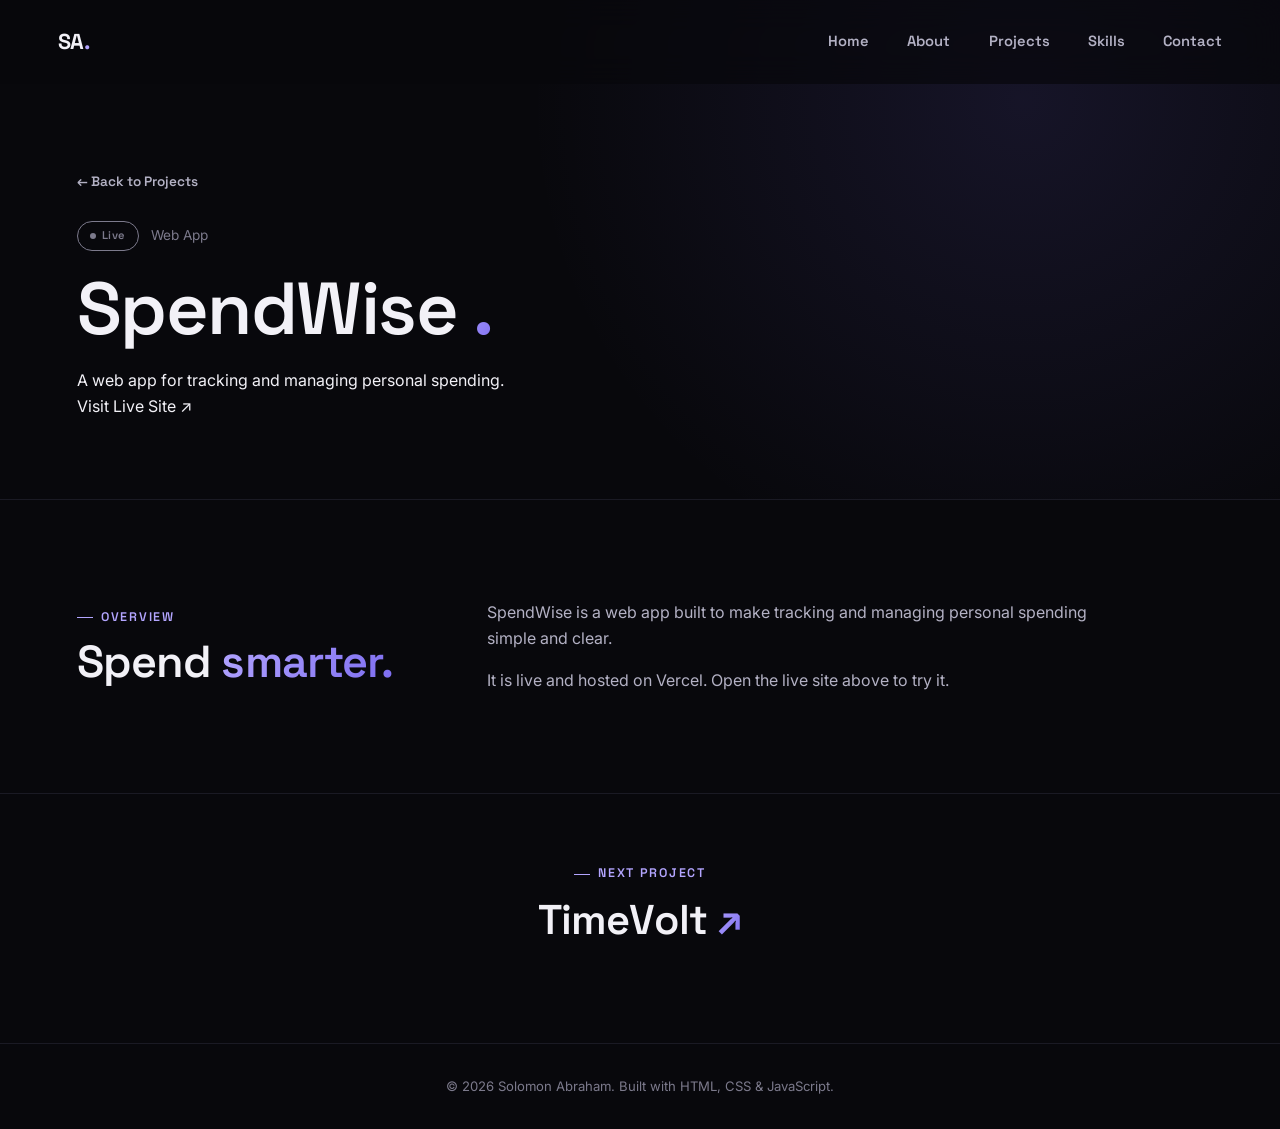
<file: projects/spendwise.html>
<!DOCTYPE html>
<html lang="en">

<head>
    <meta charset="UTF-8">
    <meta name="viewport" content="width=device-width, initial-scale=1.0">

    <title>SpendWise | Solomon Abraham</title>

    <meta
        name="description"
        content="SpendWise — a web app for tracking and managing personal spending."
    >

    <link rel="stylesheet" href="../css/style.css">
</head>

<body>

<header class="navbar">

    <a href="../index.html" class="logo">
        SA<span>.</span>
    </a>

    <nav class="nav-links">
        <a href="../index.html">Home</a>
        <a href="../about.html">About</a>
        <a href="../projects.html">Projects</a>
        <a href="../skills.html">Skills</a>
        <a href="../contact.html">Contact</a>
    </nav>

    <button class="menu-toggle" aria-label="Open navigation" aria-expanded="false">
        ☰
    </button>

</header>


<main>

    <section class="case-hero">

        <div class="case-hero-content">

            <a href="../projects.html" class="back-link">
                ← Back to Projects
            </a>

            <div class="case-status">

                <span class="status live">
                    Live
                </span>

                <span>
                    Web App
                </span>

            </div>

            <h1>
                SpendWise
                <span>.</span>
            </h1>

            <p>
                A web app for tracking and managing personal
                spending.
            </p>

            <div class="project-actions">

                <a
                    href="https://spend-pilot0w3n.vercel.app"
                    class="project-btn primary"
                    target="_blank"
                    rel="noopener noreferrer"
                >
                    Visit Live Site
                    <span>↗</span>
                </a>

            </div>

        </div>

    </section>


    <section class="case-overview">

        <div class="case-overview-title">

            <p class="section-label">
                OVERVIEW
            </p>

            <h2>
                Spend
                <span>smarter.</span>
            </h2>

        </div>


        <div class="case-overview-text">

            <p>
                SpendWise is a web app built to make tracking and
                managing personal spending simple and clear.
            </p>

            <p>
                It is live and hosted on Vercel. Open the live site
                above to try it.
            </p>

        </div>

    </section>


    <section class="next-project">

        <p class="section-label">
            NEXT PROJECT
        </p>

        <a href="timevolt.html">

            <h2>
                TimeVolt
                <span>↗</span>
            </h2>

        </a>

    </section>

</main>


<footer class="footer">

    <p>
        © 2026 Solomon Abraham.
        Built with HTML, CSS & JavaScript.
    </p>

</footer>


<script src="../js/script.js"></script>

</body>
</html>
</file>
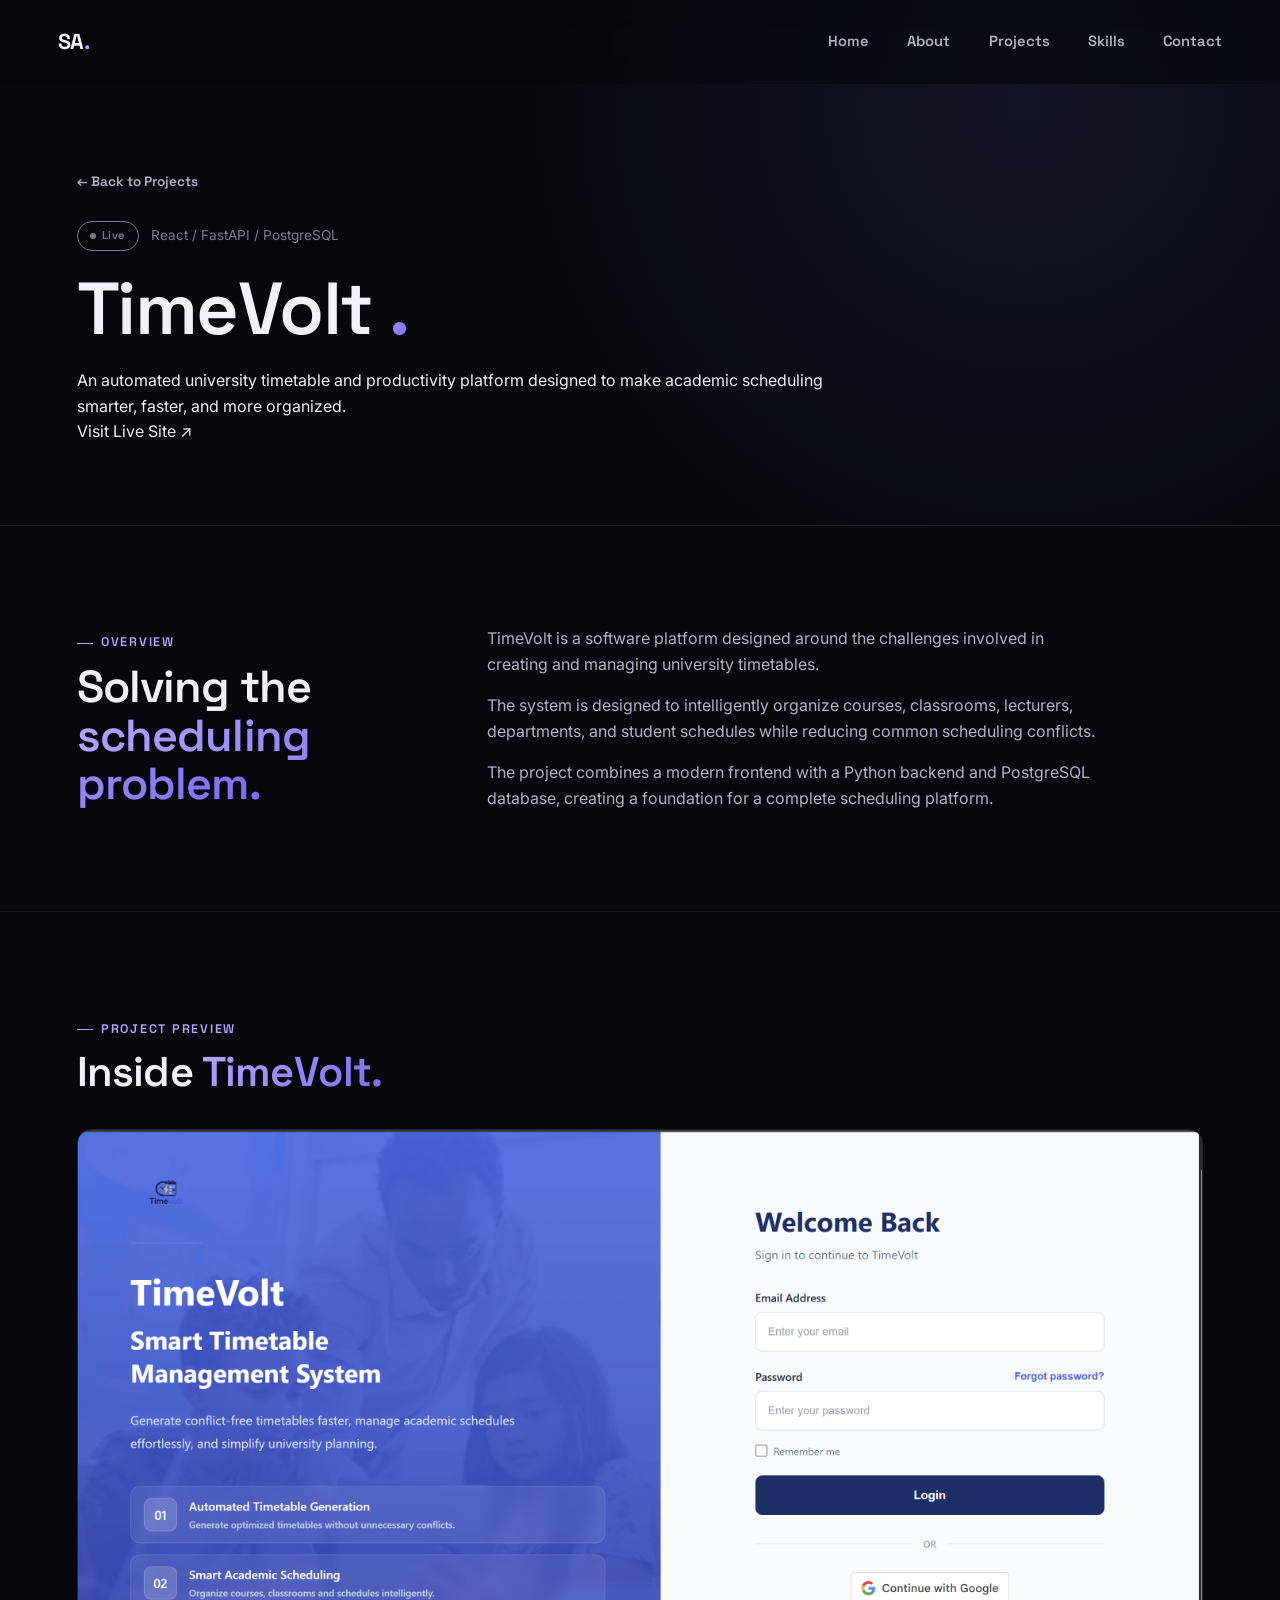
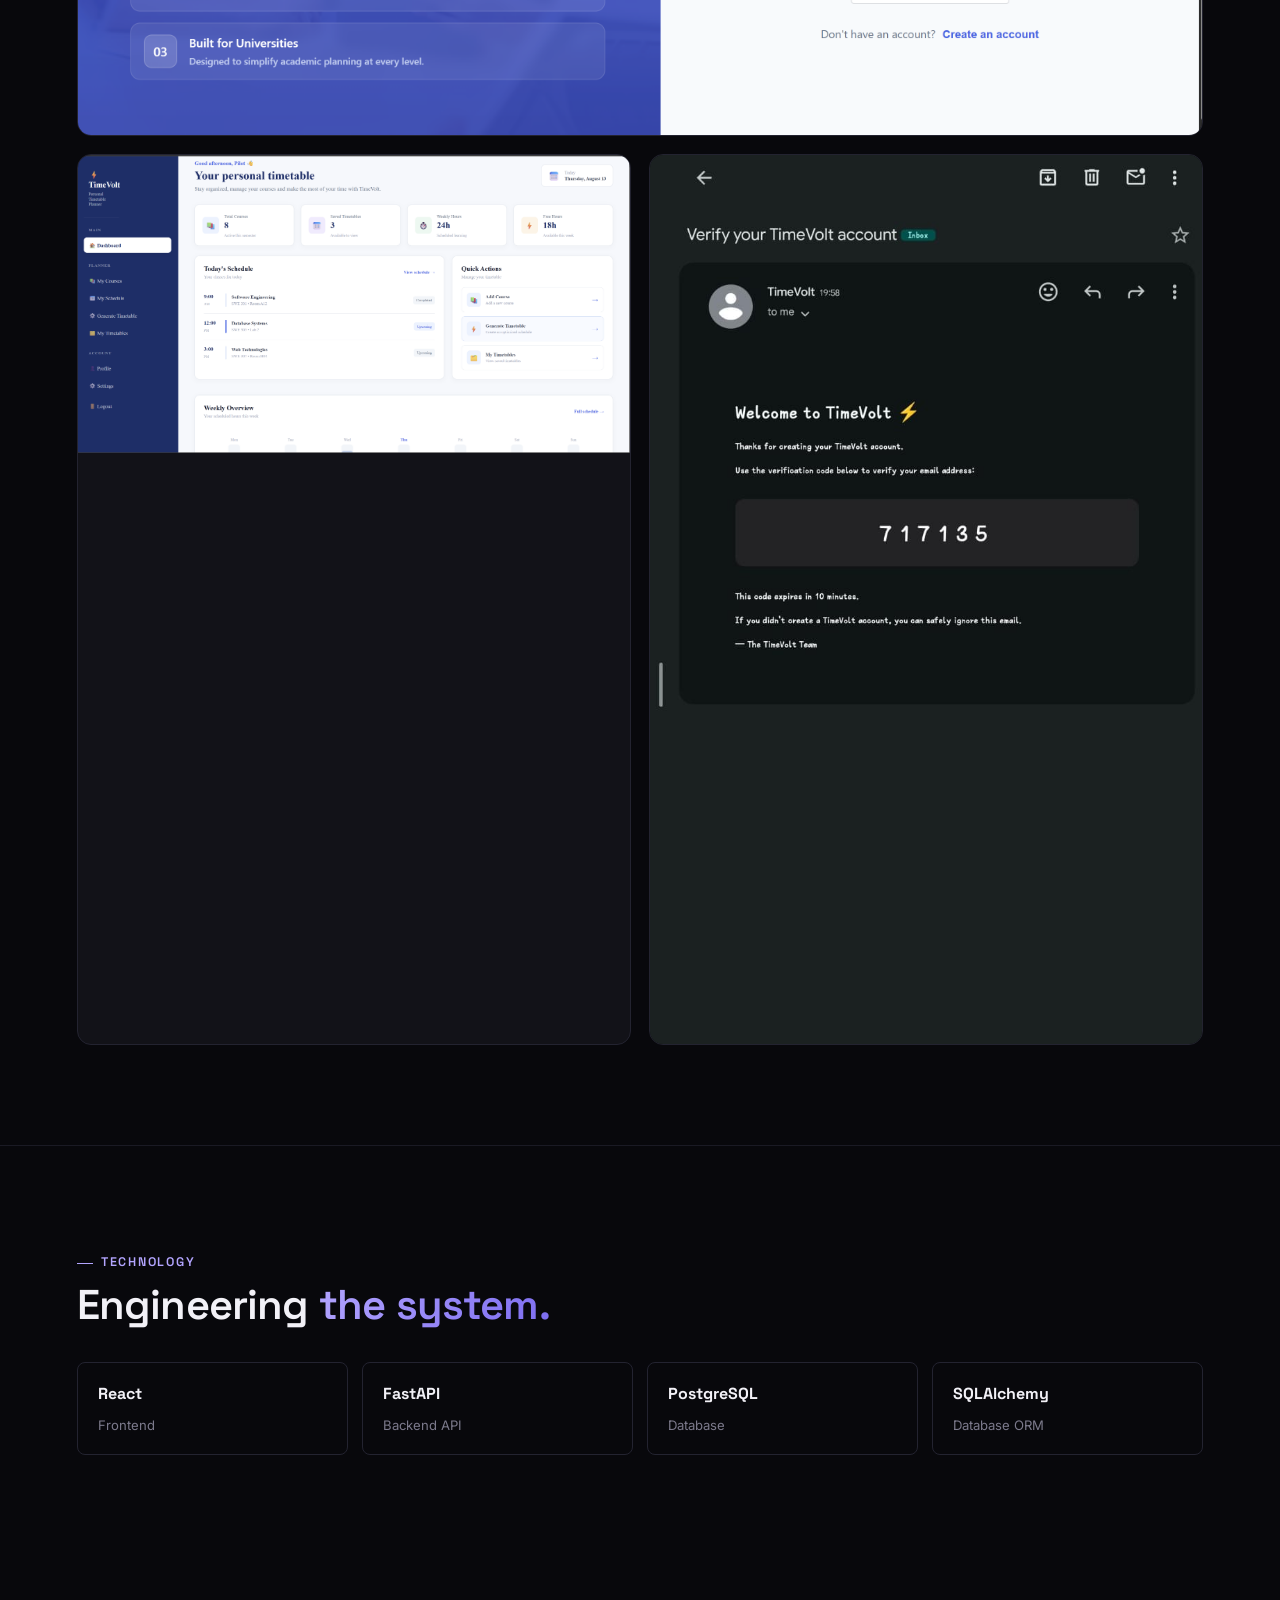
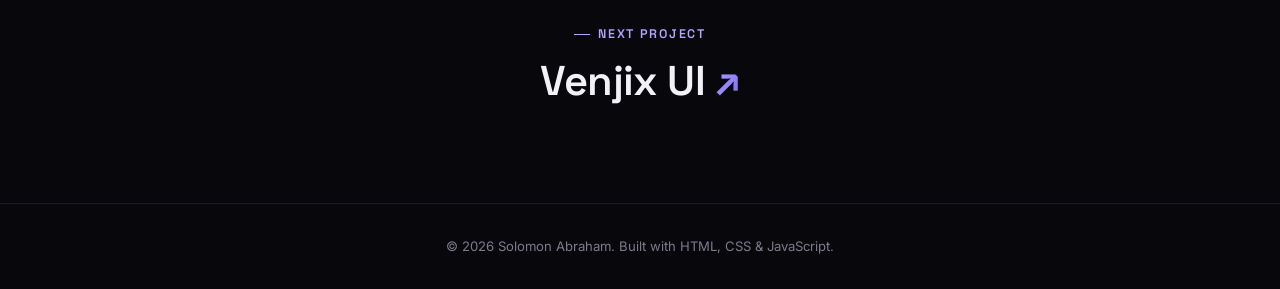
<file: projects/timevolt.html>
<!DOCTYPE html>
<html lang="en">

<head>
    <meta charset="UTF-8">
    <meta name="viewport" content="width=device-width, initial-scale=1.0">

    <title>TimeVolt | Solomon Abraham</title>

    <meta
        name="description"
        content="TimeVolt — an automated timetable and productivity platform."
    >

    <link rel="stylesheet" href="../css/style.css">
</head>

<body>

<header class="navbar">

    <a href="../index.html" class="logo">
        SA<span>.</span>
    </a>

    <nav class="nav-links">
        <a href="../index.html">Home</a>
        <a href="../about.html">About</a>
        <a href="../projects.html">Projects</a>
        <a href="../skills.html">Skills</a>
        <a href="../contact.html">Contact</a>
    </nav>

    <button class="menu-toggle" aria-label="Open navigation">
        ☰
    </button>

</header>


<main>

    <section class="case-hero">

        <div class="case-hero-content">

            <a href="../projects.html" class="back-link">
                ← Back to Projects
            </a>

            <div class="case-status">

                <span class="status live">
                    Live
                </span>

                <span>
                    React / FastAPI / PostgreSQL
                </span>

            </div>

            <h1>
                TimeVolt
                <span>.</span>
            </h1>

            <p>
                An automated university timetable and productivity
                platform designed to make academic scheduling
                smarter, faster, and more organized.
            </p>

            <div class="project-actions">

                <a
                    href="https://timevolt.vercel.app"
                    class="project-btn primary"
                    target="_blank"
                    rel="noopener noreferrer"
                >
                    Visit Live Site
                    <span>↗</span>
                </a>

            </div>

        </div>

    </section>


    <section class="case-overview">

        <div class="case-overview-title">

            <p class="section-label">
                OVERVIEW
            </p>

            <h2>
                Solving the
                <span>scheduling problem.</span>
            </h2>

        </div>


        <div class="case-overview-text">

            <p>
                TimeVolt is a software platform designed around
                the challenges involved in creating and managing
                university timetables.
            </p>

            <p>
                The system is designed to intelligently
                organize courses, classrooms, lecturers, departments,
                and student schedules while reducing common
                scheduling conflicts.
            </p>

            <p>
                The project combines a modern frontend with a
                Python backend and PostgreSQL database, creating
                a foundation for a complete scheduling platform.
            </p>

        </div>

    </section>


    <section class="case-gallery">

        <div class="gallery-heading">

            <p class="section-label">
                PROJECT PREVIEW
            </p>

            <h2>
                Inside
                <span>TimeVolt.</span>
            </h2>

        </div>


        <div class="case-image large">

            <img
    src="../images/timevolt/screenshot-1.png"
    alt="TimeVolt interface screenshot 1"
>
        </div>


        <div class="case-image-grid">

            <div class="case-image">

                <img
                    src="../images/timevolt/screenshot-2.png"
                    alt="TimeVolt interface screenshot 2"
                >

            </div>

            <div class="case-image">

                <img
                    src="../images/timevolt/screenshot-3.jpg"
                    alt="TimeVolt interface screenshot 3"
                >

            </div>

        </div>

    </section>


    <section class="case-tech">

        <div>

            <p class="section-label">
                TECHNOLOGY
            </p>

            <h2>
                Engineering
                <span>the system.</span>
            </h2>

        </div>


        <div class="technology-list">

            <div class="technology-item">
                <strong>React</strong>
                <span>Frontend</span>
            </div>

            <div class="technology-item">
                <strong>FastAPI</strong>
                <span>Backend API</span>
            </div>

            <div class="technology-item">
                <strong>PostgreSQL</strong>
                <span>Database</span>
            </div>

            <div class="technology-item">
                <strong>SQLAlchemy</strong>
                <span>Database ORM</span>
            </div>

        </div>

    </section>


    <section class="next-project">

        <p class="section-label">
            NEXT PROJECT
        </p>

        <a href="venjix.html">

            <h2>
                Venjix UI
                <span>↗</span>
            </h2>

        </a>

    </section>

</main>


<footer class="footer">

    <p>
        © 2026 Solomon Abraham.
        Built with HTML, CSS & JavaScript.
    </p>

</footer>


<script src="../js/script.js"></script>

</body>
</html>
</file>
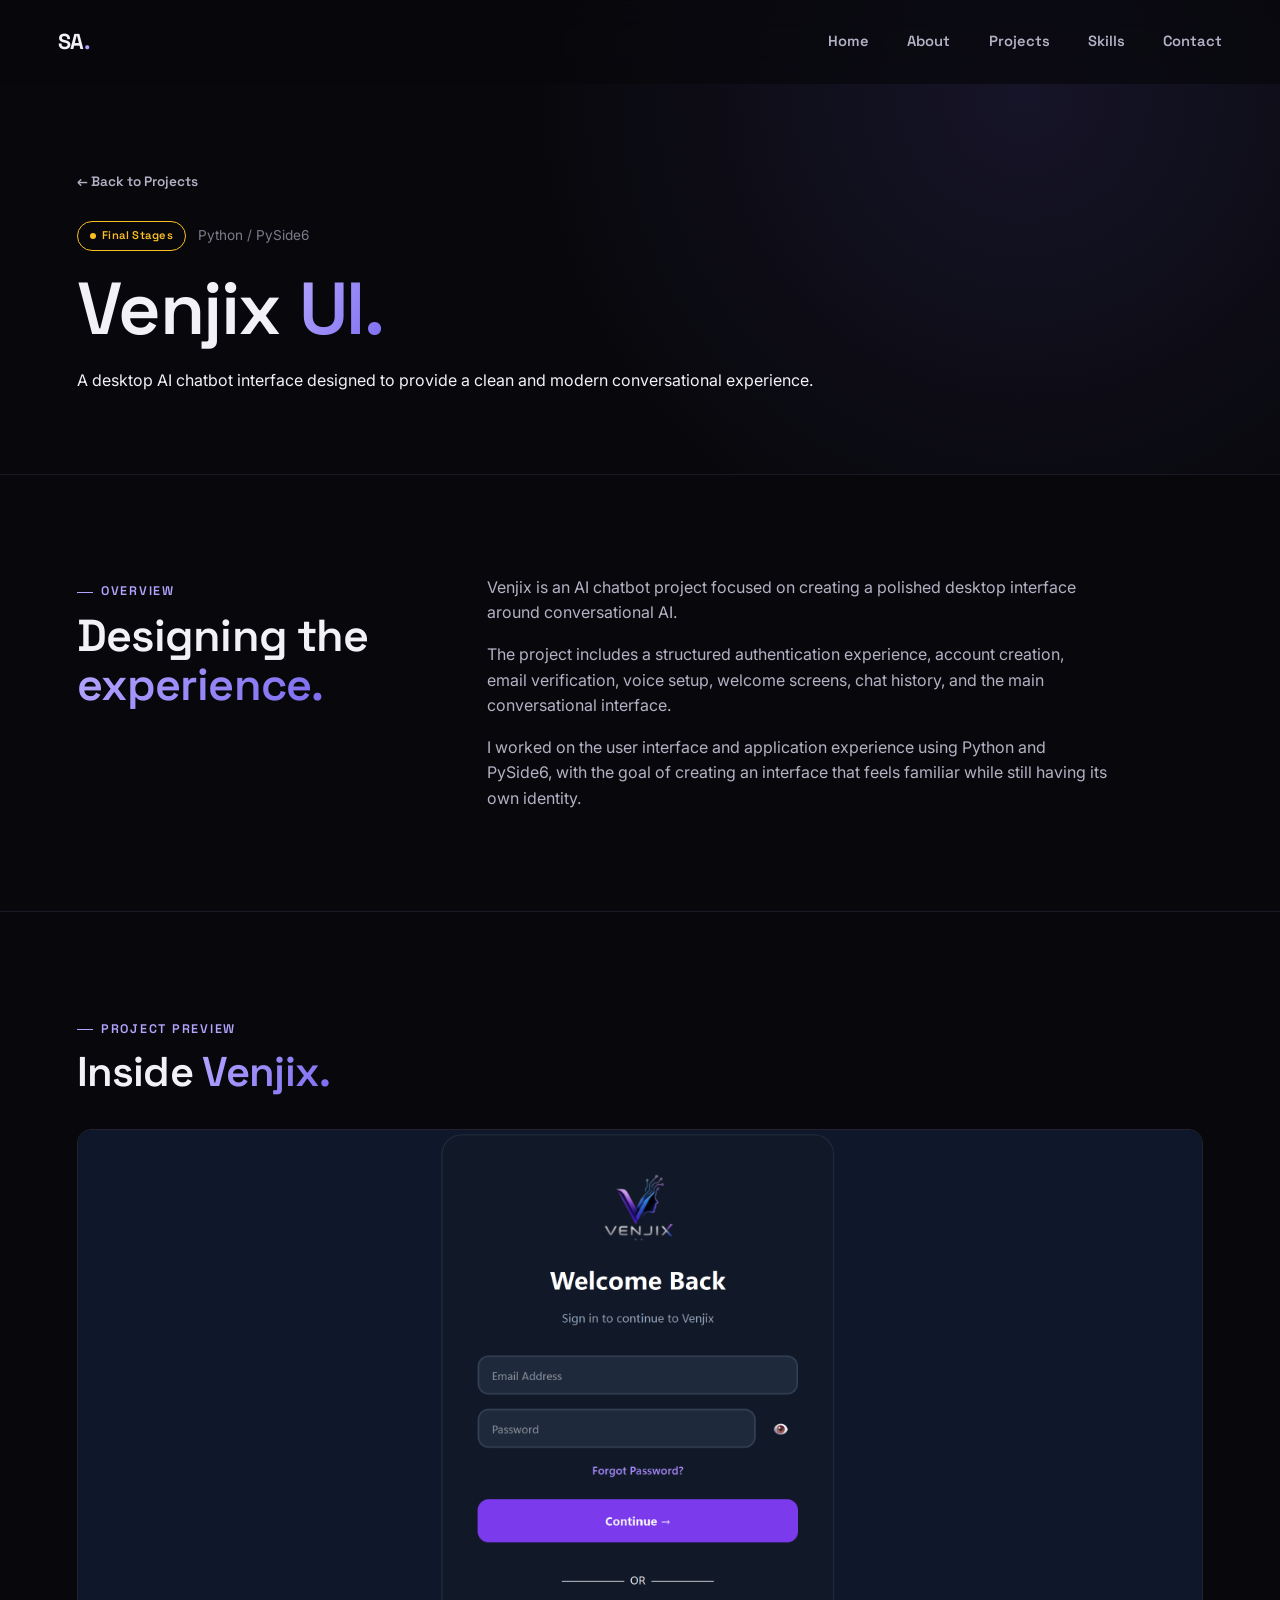
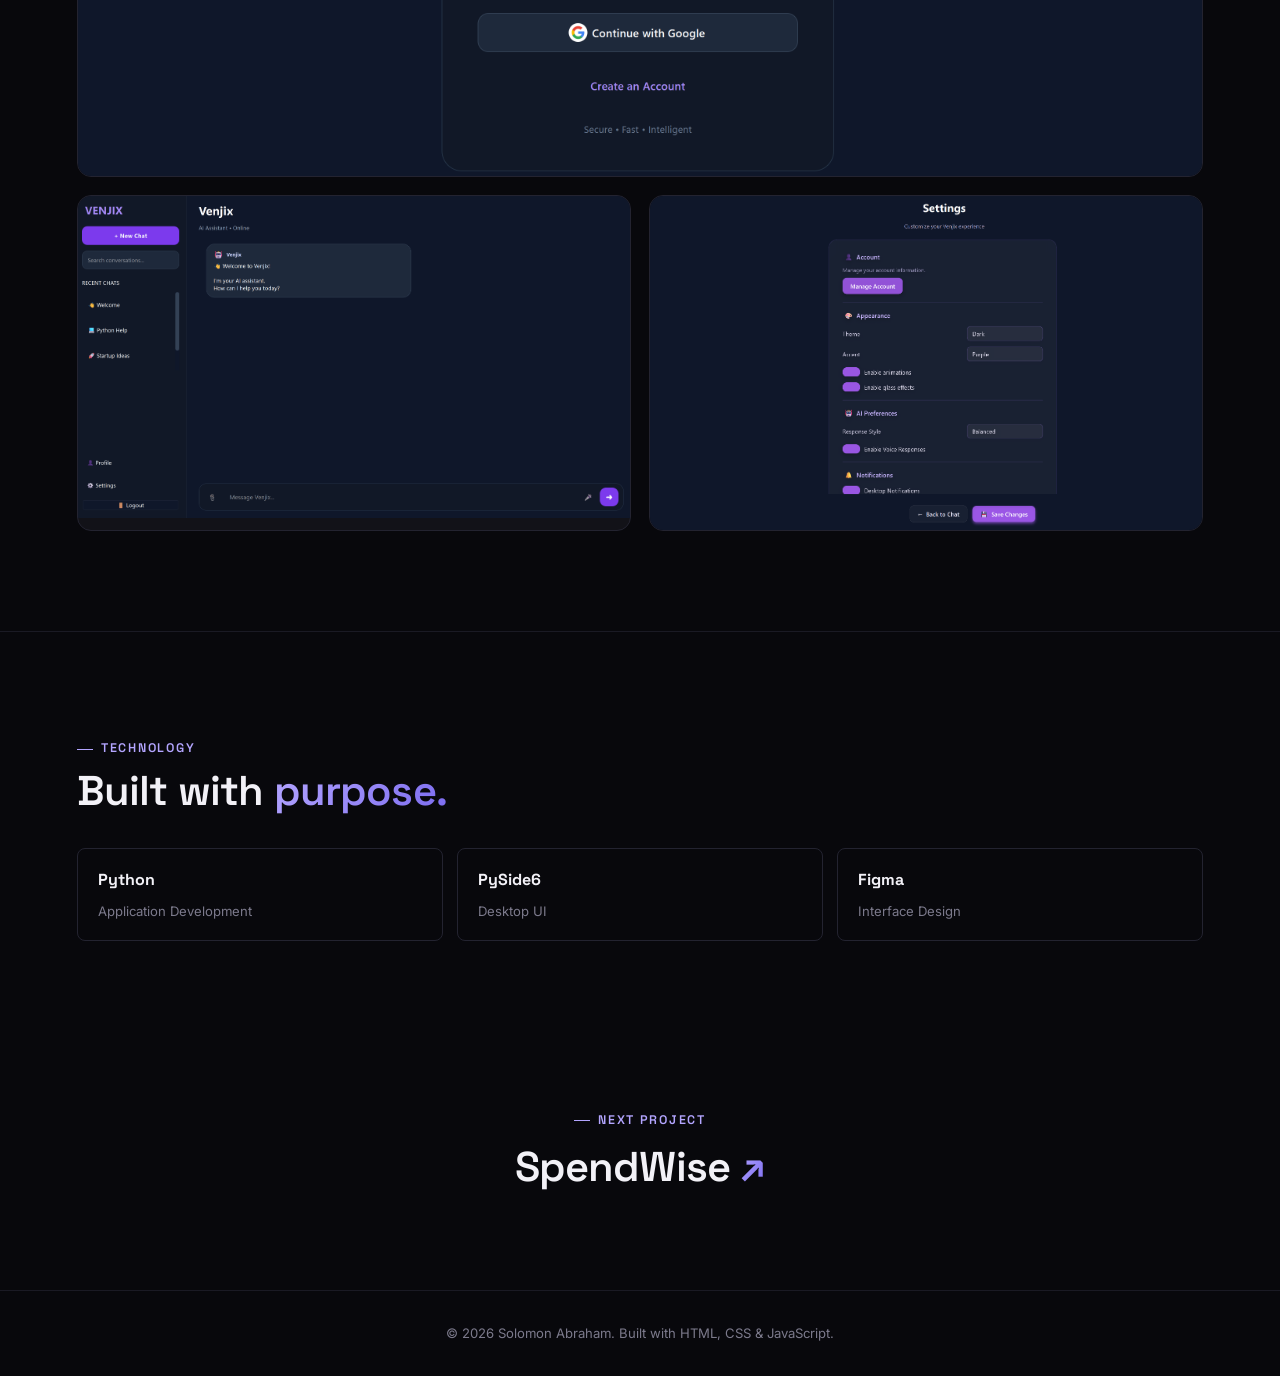
<file: projects/venjix.html>
<!DOCTYPE html>
<html lang="en">

<head>

    <meta charset="UTF-8">

    <meta
        name="viewport"
        content="width=device-width, initial-scale=1.0"
    >

    <title>Venjix UI | Solomon Abraham</title>

    <meta
        name="description"
        content="Venjix UI — an AI chatbot interface built with Python and PySide6."
    >

    <link
        rel="stylesheet"
        href="../css/style.css"
    >

</head>


<body>


    <!-- ================= NAVIGATION ================= -->

    <header class="navbar">

        <a href="../index.html" class="logo">
            SA<span>.</span>
        </a>


        <nav class="nav-links">

            <a href="../index.html">
                Home
            </a>

            <a href="../about.html">
                About
            </a>

            <a href="../projects.html">
                Projects
            </a>

            <a href="../skills.html">
                Skills
            </a>

            <a href="../contact.html">
                Contact
            </a>

        </nav>


        <button
            class="menu-toggle"
            aria-label="Open navigation"
        >
            ☰
        </button>

    </header>



    <!-- ================= PROJECT HERO ================= -->

    <main>

        <section class="case-hero">

            <div class="case-hero-content">

                <a
                    href="../projects.html"
                    class="back-link"
                >
                    ← Back to Projects
                </a>


                <div class="case-status">

                    <span class="status final">
                        Final Stages
                    </span>

                    <span>
                        Python / PySide6
                    </span>

                </div>


                <h1>
                    Venjix
                    <span>UI.</span>
                </h1>


                <p>
                    A desktop AI chatbot interface designed to
                    provide a clean and modern conversational
                    experience.
                </p>

                <!--
                    When the Venjix repo is pushed, add its link here:
                    <div class="project-actions">
                        <a href="https://github.com/Solopilot759/REPO-NAME"
                           class="project-btn primary"
                           target="_blank" rel="noopener noreferrer">
                            View on GitHub <span>↗</span>
                        </a>
                    </div>
                -->

            </div>

        </section>



        <!-- ================= PROJECT OVERVIEW ================= -->

        <section class="case-overview">

            <div class="case-overview-title">

                <p class="section-label">
                    OVERVIEW
                </p>

                <h2>
                    Designing the
                    <span>experience.</span>
                </h2>

            </div>


            <div class="case-overview-text">

                <p>
                    Venjix is an AI chatbot project focused on
                    creating a polished desktop interface around
                    conversational AI.
                </p>

                <p>
                    The project includes a structured authentication
                    experience, account creation, email verification,
                    voice setup, welcome screens, chat history,
                    and the main conversational interface.
                </p>

                <p>
                    I worked on the user interface and application
                    experience using Python and PySide6, with the
                    goal of creating an interface that feels
                    familiar while still having its own identity.
                </p>

            </div>

        </section>



        <!-- ================= PROJECT IMAGES ================= -->

        <section class="case-gallery">

            <div class="gallery-heading">

                <p class="section-label">
                    PROJECT PREVIEW
                </p>

                <h2>
                    Inside
                    <span>Venjix.</span>
                </h2>

            </div>


            <!-- IMAGE 01 -->

            <div class="case-image large">

                <img
    src="../images/venjix/screenshot-1.png"
    alt="Venjix interface screenshot 1"
>

            </div>


            <!-- IMAGE ROW -->

            <div class="case-image-grid">

                <div class="case-image">

                    <img
                        src="../images/venjix/screenshot-2.png"
                        alt="Venjix interface screenshot 2"
                    >

                </div>


                <div class="case-image">

                    <img
                        src="../images/venjix/screenshot-3.png"
                        alt="Venjix interface screenshot 3"
                    >

                </div>

            </div>

        </section>



        <!-- ================= TECHNOLOGY ================= -->

        <section class="case-tech">

            <div>

                <p class="section-label">
                    TECHNOLOGY
                </p>

                <h2>
                    Built with
                    <span>purpose.</span>
                </h2>

            </div>


            <div class="technology-list">

                <div class="technology-item">

                    <strong>
                        Python
                    </strong>

                    <span>
                        Application Development
                    </span>

                </div>


                <div class="technology-item">

                    <strong>
                        PySide6
                    </strong>

                    <span>
                        Desktop UI
                    </span>

                </div>


                <div class="technology-item">

                    <strong>
                        Figma
                    </strong>

                    <span>
                        Interface Design
                    </span>

                </div>

            </div>

        </section>



        <!-- ================= NEXT PROJECT ================= -->

        <section class="next-project">

            <p class="section-label">
                NEXT PROJECT
            </p>

            <a href="spendwise.html">

                <h2>
                    SpendWise
                    <span>↗</span>
                </h2>

            </a>

        </section>

    </main>



    <!-- ================= FOOTER ================= -->

    <footer class="footer">

        <p>
            © 2026 Solomon Abraham.
            Built with HTML, CSS & JavaScript.
        </p>

    </footer>


    <script src="../js/script.js"></script>

</body>

</html>
</file>
<file: css/style.css>
/* =====================================================================
   SOLOMON ABRAHAM — PORTFOLIO
   Mobile-first stylesheet
   Structure:
     1.  Fonts
     2.  Reset
     3.  Tokens (color / type / spacing)
     4.  Base typography
     5.  Layout helpers
     6.  Navigation
     7.  Buttons & links
     8.  Home — hero
     9.  Home — intro / featured work / tech / cta
     10. Generic page hero (about/projects/skills/contact)
     11. About page
     12. Projects listing page
     13. Case study (project detail) pages
     14. Skills page
     15. Contact page
     16. Footer
     17. Motion / reveal
     18. Accessibility & misc
   Breakpoints (mobile-first, min-width):
     640px  — large phones / small tablets
     900px  — tablets / small laptops
     1200px — desktop
===================================================================== */


/* =====================================================================
   1. FONTS
===================================================================== */

@import url("https://fonts.googleapis.com/css2?family=Space+Grotesk:wght@500;600;700&family=Inter:wght@400;500;600;700&display=swap");


/* =====================================================================
   2. RESET
===================================================================== */

*,
*::before,
*::after {
    margin: 0;
    padding: 0;
    box-sizing: border-box;
}

html {
    scroll-behavior: smooth;
    -webkit-text-size-adjust: 100%;
}

body {
    font-family: "Inter", system-ui, -apple-system, sans-serif;
    background: var(--bg);
    color: var(--text);
    line-height: 1.6;
    overflow-x: hidden;
    -webkit-font-smoothing: antialiased;
}

img {
    max-width: 100%;
    display: block;
}

a {
    color: inherit;
    text-decoration: none;
}

button {
    font: inherit;
    color: inherit;
}

ul,
ol {
    list-style: none;
}

input,
textarea {
    font: inherit;
    color: inherit;
}

h1, h2, h3, h4 {
    font-family: "Space Grotesk", "Inter", system-ui, sans-serif;
    font-weight: 600;
    line-height: 1.08;
    letter-spacing: -0.02em;
}


/* =====================================================================
   3. TOKENS
===================================================================== */

:root {

    /* surfaces */
    --bg: #08080c;
    --bg-alt: #0e0e16;
    --surface: #121218;
    --surface-2: #17171f;
    --border: #232330;
    --border-soft: #1a1a24;

    /* text */
    --text: #f2f1f7;
    --text-soft: #b3b1c4;
    --text-mute: #7c7a8c;

    /* accent */
    --accent: #7c6cf0;
    --accent-2: #b3a5ff;
    --accent-deep: #5c4fd6;
    --accent-wash: rgba(124, 108, 240, 0.12);

    /* status */
    --ok: #34d399;
    --warn: #fbbf24;
    --info: #fb923c;
    --muted: #8b899a;

    /* radius */
    --r-sm: 8px;
    --r-md: 14px;
    --r-lg: 22px;

    /* container */
    --container: 1180px;
    --pad: 6%;

    /* shadow */
    --shadow-lg: 0 30px 70px rgba(0, 0, 0, 0.45);
}


/* =====================================================================
   4. BASE TYPOGRAPHY
===================================================================== */

.section-label {
    display: inline-flex;
    align-items: center;
    gap: 8px;

    font-family: "Space Grotesk", sans-serif;
    font-size: 0.78rem;
    font-weight: 600;
    letter-spacing: 0.14em;
    text-transform: uppercase;
    color: var(--accent-2);
}

.section-label::before {
    content: "";
    width: 16px;
    height: 1px;
    background: var(--accent-2);
}

h2 span,
h1 span {
    color: var(--accent-2);
    background: linear-gradient(120deg, var(--accent-2), var(--accent));
    -webkit-background-clip: text;
    background-clip: text;
    -webkit-text-fill-color: transparent;
}


/* =====================================================================
   5. LAYOUT HELPERS
===================================================================== */

main {
    overflow-x: clip;
}

.text-link {
    display: inline-flex;
    align-items: center;
    gap: 8px;

    font-family: "Space Grotesk", sans-serif;
    font-weight: 600;
    font-size: 0.95rem;
    color: var(--text);

    transition: gap 0.25s ease, color 0.25s ease;
}

.text-link span {
    transition: transform 0.25s ease;
    color: var(--accent-2);
}

.text-link:hover {
    gap: 12px;
    color: var(--accent-2);
}

.text-link:hover span {
    transform: translate(2px, -2px);
}


/* =====================================================================
   6. NAVIGATION
===================================================================== */

.navbar {
    position: fixed;
    top: 0;
    left: 0;
    right: 0;

    height: 72px;

    display: flex;
    align-items: center;
    justify-content: space-between;

    padding: 0 var(--pad);

    z-index: 1000;

    /* blur lives on a pseudo layer so this element never becomes a
       containing block for fixed-position descendants (the mobile
       nav drawer relies on positioning against the viewport) */
    background: transparent;
}

.navbar::before {
    content: "";
    position: absolute;
    inset: 0;

    background: rgba(8, 8, 12, 0.7);
    border-bottom: 1px solid transparent;
    backdrop-filter: blur(16px);
    -webkit-backdrop-filter: blur(16px);

    transition: background 0.3s ease, border-color 0.3s ease;

    z-index: -1;
}

.navbar.navbar-scrolled::before {
    background: rgba(8, 8, 12, 0.92);
    border-color: var(--border);
}

.logo {
    position: relative;
    z-index: 1;

    font-family: "Space Grotesk", sans-serif;
    font-size: 1.35rem;
    font-weight: 700;
    letter-spacing: -0.02em;
}

.logo span {
    color: var(--accent-2);
}

.nav-links {
    position: fixed;
    top: 0;
    right: 0;

    width: min(78vw, 340px);
    height: 100dvh;

    display: flex;
    flex-direction: column;
    align-items: flex-start;
    justify-content: center;
    gap: 26px;

    padding: 32px 40px;

    background: var(--bg-alt);
    border-left: 1px solid var(--border);

    transform: translateX(100%);
    transition: transform 0.4s cubic-bezier(0.65, 0, 0.35, 1);

    z-index: 1000;
}

.nav-links.nav-open {
    transform: translateX(0);
}

.nav-links a {
    position: relative;

    font-family: "Space Grotesk", sans-serif;
    font-size: 1.15rem;
    font-weight: 600;
    color: var(--text-soft);

    transition: color 0.25s ease;
}

.nav-links a.active,
.nav-links a:hover {
    color: var(--text);
}

.nav-links a.active::after {
    content: "";
    position: absolute;
    left: 0;
    bottom: -6px;
    width: 22px;
    height: 2px;
    background: var(--accent);
    border-radius: 2px;
}

.menu-toggle {
    position: relative;
    z-index: 1001;

    display: flex;
    align-items: center;
    justify-content: center;

    width: 42px;
    height: 42px;

    border: 1px solid var(--border);
    border-radius: var(--r-sm);
    background: var(--surface);

    font-size: 1.1rem;
    line-height: 1;

    cursor: pointer;
    transition: border-color 0.25s ease, background 0.25s ease;
}

.menu-toggle span {
    pointer-events: none;
}

.menu-toggle:hover {
    border-color: var(--accent);
}

.nav-scrim {
    position: fixed;
    inset: 0;

    background: rgba(4, 4, 8, 0.55);
    backdrop-filter: blur(2px);

    opacity: 0;
    visibility: hidden;
    transition: opacity 0.35s ease, visibility 0.35s ease;

    z-index: 999;
}

.nav-scrim.nav-open {
    opacity: 1;
    visibility: visible;
}

body.menu-locked {
    overflow: hidden;
}

@media (min-width: 900px) {

    .navbar {
        height: 84px;
        padding: 0 4.5%;
    }

    .menu-toggle {
        display: none;
    }

    .nav-scrim {
        display: none;
    }

    .nav-links {
        position: static;
        width: auto;
        height: auto;

        flex-direction: row;
        align-items: center;
        gap: 2.4rem;

        padding: 0;

        background: transparent;
        border-left: none;

        transform: none;
    }

    .nav-links a {
        font-size: 0.92rem;
        color: var(--text-soft);
    }

}


/* =====================================================================
   7. BUTTONS & LINKS
===================================================================== */

.hero-button,
.btn,
.cta-button,
.submit-button,
.email-cta {
    display: inline-flex;
    align-items: center;
    justify-content: center;
    gap: 10px;

    font-family: "Space Grotesk", sans-serif;
    font-weight: 600;
    font-size: 0.95rem;

    padding: 15px 28px;
    border-radius: 999px;

    cursor: pointer;
    border: 1px solid transparent;

    transition: transform 0.25s ease, background 0.25s ease, border-color 0.25s ease, box-shadow 0.25s ease;
}

.hero-button.primary,
.btn-primary,
.cta-button,
.submit-button {
    background: var(--accent);
    color: #0a0812;
    box-shadow: 0 14px 34px rgba(124, 108, 240, 0.28);
}

.hero-button.primary:hover,
.btn-primary:hover,
.cta-button:hover,
.submit-button:hover {
    transform: translateY(-2px);
    background: var(--accent-2);
    box-shadow: 0 18px 40px rgba(124, 108, 240, 0.38);
}

.hero-button.secondary {
    background: transparent;
    color: var(--text);
    border-color: var(--border);
}

.hero-button.secondary:hover {
    border-color: var(--accent);
    transform: translateY(-2px);
}

.email-cta {
    background: transparent;
    border-color: var(--border);
    color: var(--text);
}

.email-cta:hover {
    border-color: var(--accent);
    transform: translateY(-2px);
}

.project-link {
    display: inline-flex;
    align-items: center;
    gap: 8px;

    font-family: "Space Grotesk", sans-serif;
    font-weight: 600;
    font-size: 0.92rem;
    color: var(--text);

    padding-bottom: 3px;
    border-bottom: 1px solid var(--border);

    transition: border-color 0.25s ease, gap 0.25s ease, color 0.25s ease;
}

.project-link:hover {
    gap: 12px;
    border-color: var(--accent);
    color: var(--accent-2);
}

.back-link {
    display: inline-flex;
    align-items: center;
    gap: 8px;

    font-family: "Space Grotesk", sans-serif;
    font-size: 0.85rem;
    font-weight: 600;
    color: var(--text-soft);

    margin-bottom: 28px;

    transition: color 0.25s ease, gap 0.25s ease;
}

.back-link:hover {
    gap: 12px;
    color: var(--accent-2);
}


/* =====================================================================
   8. HOME — HERO
===================================================================== */

.home-hero {
    position: relative;

    display: flex;
    flex-direction: column;
    gap: 44px;

    padding: 128px var(--pad) 70px;

    min-height: 100dvh;
    justify-content: center;
}

.hero-background-text {
    position: absolute;
    top: 14%;
    left: 50%;
    transform: translateX(-50%);

    font-family: "Space Grotesk", sans-serif;
    font-size: clamp(4.5rem, 24vw, 13rem);
    font-weight: 700;
    color: transparent;
    -webkit-text-stroke: 1px var(--border);

    white-space: nowrap;
    pointer-events: none;
    user-select: none;

    z-index: 0;
}

.home-hero-content {
    position: relative;
    z-index: 1;

    display: flex;
    flex-direction: column;
    align-items: flex-start;
    gap: 20px;
}

.home-hero .hero-label {
    font-family: "Space Grotesk", sans-serif;
    font-size: 0.78rem;
    font-weight: 600;
    letter-spacing: 0.14em;
    text-transform: uppercase;
    color: var(--accent-2);
}

.home-hero h1 {
    font-size: clamp(2.6rem, 11vw, 5.4rem);
    letter-spacing: -0.03em;
}

.home-hero h1 span {
    display: block;
}

.hero-description {
    max-width: 480px;
    font-size: 1rem;
    color: var(--text-soft);
}

.hero-actions {
    display: flex;
    flex-wrap: wrap;
    gap: 14px;
    margin-top: 8px;
}

.hero-image {
    position: relative;
    z-index: 1;

    width: min(280px, 62vw);
    margin-inline: auto;

    aspect-ratio: 3 / 4;
    border-radius: var(--r-lg);
    overflow: hidden;

    border: 1px solid var(--border);
    box-shadow: var(--shadow-lg);
}

.hero-image img {
    width: 100%;
    height: 100%;
    object-fit: cover;
}

.hero-scroll {
    position: relative;
    z-index: 1;

    display: none;

    align-items: center;
    gap: 12px;

    font-family: "Space Grotesk", sans-serif;
    font-size: 0.72rem;
    letter-spacing: 0.14em;
    text-transform: uppercase;
    color: var(--text-mute);
}

.scroll-line {
    width: 40px;
    height: 1px;
    background: var(--border);
    position: relative;
    overflow: hidden;
}

.scroll-line::after {
    content: "";
    position: absolute;
    inset: 0;
    background: var(--accent);
    animation: scrollLine 2.4s ease-in-out infinite;
}

@keyframes scrollLine {
    0% { transform: translateX(-100%); }
    50% { transform: translateX(0); }
    100% { transform: translateX(100%); }
}

@media (min-width: 640px) {

    .hero-actions {
        gap: 16px;
    }

}

@media (min-width: 900px) {

    .home-hero {
        flex-direction: row;
        align-items: center;
        justify-content: space-between;
        gap: 60px;

        padding: 150px var(--pad) 90px;
    }

    .home-hero-content {
        max-width: 620px;
    }

    .hero-image {
        width: min(360px, 32vw);
        margin-inline: 0;
        flex-shrink: 0;
    }

    .hero-scroll {
        display: flex;
        position: absolute;
        left: var(--pad);
        bottom: 48px;
    }

}


/* =====================================================================
   9. HOME — INTRO / FEATURED WORK / TECH / CTA
===================================================================== */

.home-intro,
.home-projects,
.home-tech {
    padding: 80px var(--pad);
    border-top: 1px solid var(--border-soft);
}

.intro-content h2,
.home-section-heading h2 {
    font-size: clamp(1.9rem, 5.5vw, 3rem);
    margin-top: 14px;
    margin-bottom: 18px;
}

.intro-content {
    max-width: 720px;
}

.intro-label {
    margin-bottom: 4px;
}

.intro-content p {
    color: var(--text-soft);
    max-width: 520px;
    margin-bottom: 24px;
}

.home-section-heading {
    display: flex;
    flex-direction: column;
    gap: 22px;
    margin-bottom: 40px;
}

.home-project-list {
    display: flex;
    flex-direction: column;
}

.home-project-row {
    display: grid;
    grid-template-columns: auto 1fr auto;
    align-items: center;
    gap: 18px;

    padding: 26px 4px;
    border-top: 1px solid var(--border-soft);

    transition: padding-left 0.3s ease, background 0.3s ease;
}

.home-project-list a:last-child {
    border-bottom: 1px solid var(--border-soft);
}

.home-project-row:hover {
    padding-left: 14px;
    background: var(--accent-wash);
}

.home-project-number {
    font-family: "Space Grotesk", sans-serif;
    font-size: 0.85rem;
    color: var(--text-mute);
}

.home-project-details h3 {
    font-size: 1.35rem;
    margin-top: 6px;
}

.project-status {
    font-family: "Space Grotesk", sans-serif;
    font-size: 0.68rem;
    font-weight: 700;
    letter-spacing: 0.1em;
    text-transform: uppercase;
    color: var(--info);
}

.project-status.completed {
    color: var(--ok);
}

.home-project-description {
    display: none;
}

.home-project-launch {
    display: none;
    flex-direction: column;
    align-items: flex-end;
    gap: 4px;

    font-family: "Space Grotesk", sans-serif;
    font-size: 0.7rem;
    letter-spacing: 0.08em;
    text-transform: uppercase;
    color: var(--text-mute);
    text-align: right;
}

.home-project-launch strong {
    font-size: 0.85rem;
    color: var(--text-soft);
    text-transform: none;
    letter-spacing: 0;
}

.project-arrow {
    grid-row: 1 / -1;
    grid-column: 3;

    font-size: 1.2rem;
    color: var(--text-mute);

    transition: transform 0.3s ease, color 0.3s ease;
}

.home-project-row:hover .project-arrow {
    transform: translate(4px, -4px);
    color: var(--accent-2);
}

.home-tech-list {
    display: flex;
    flex-wrap: wrap;
    gap: 12px;
}

.home-tech-list span {
    padding: 10px 18px;
    border-radius: 999px;
    border: 1px solid var(--border);

    font-size: 0.85rem;
    color: var(--text-soft);

    transition: border-color 0.25s ease, color 0.25s ease;
}

.home-tech-list span:hover {
    border-color: var(--accent);
    color: var(--text);
}

.home-cta {
    padding: 90px var(--pad) 110px;
    text-align: center;

    display: flex;
    flex-direction: column;
    align-items: center;
    gap: 20px;
}

.home-cta h2 {
    font-size: clamp(2.1rem, 7vw, 3.6rem);
}

.home-cta .cta-button {
    margin-top: 8px;
}

@media (min-width: 640px) {

    .home-project-row {
        grid-template-columns: 60px 1fr auto auto;
        gap: 24px;
    }

    .home-project-description {
        display: block;
        grid-column: 1 / -1;
        color: var(--text-soft);
        font-size: 0.92rem;
        max-width: 520px;
    }

    .home-project-launch {
        display: flex;
    }

}

@media (min-width: 900px) {

    .home-intro,
    .home-projects,
    .home-tech {
        padding: 110px var(--pad);
    }

    .home-section-heading {
        flex-direction: row;
        align-items: flex-end;
        justify-content: space-between;
    }

    .home-project-row {
        grid-template-columns: 70px 1.3fr 1fr auto auto;
        align-items: center;
    }

    .home-project-description {
        grid-column: auto;
        max-width: 420px;
    }

}


/* =====================================================================
   10. GENERIC PAGE HERO
===================================================================== */

.page-hero,
.projects-hero,
.skills-hero,
.contact-hero,
.case-hero {
    position: relative;

    padding: 128px var(--pad) 56px;

    background:
        radial-gradient(circle at 80% 20%, var(--accent-wash), transparent 45%);

    border-bottom: 1px solid var(--border-soft);
}

.page-hero-content,
.projects-hero-content,
.skills-hero-content,
.contact-hero-content,
.case-hero-content {
    max-width: 760px;
}

.page-hero h1,
.projects-hero h1,
.skills-hero h1,
.contact-hero h1,
.case-hero h1 {
    font-size: clamp(2.4rem, 9vw, 4.6rem);
    margin: 14px 0 20px;
}

.page-hero > p,
.page-hero-content > p,
.projects-hero-content > p,
.skills-hero-content > p,
.contact-hero-content > p {
    color: var(--text-soft);
    max-width: 540px;
    font-size: 1rem;
}

.projects-hero {
    display: flex;
    flex-direction: column;
    gap: 28px;
}

.projects-count {
    display: flex;
    align-items: baseline;
    gap: 14px;
}

.projects-count span {
    font-family: "Space Grotesk", sans-serif;
    font-size: 2.6rem;
    font-weight: 700;
    color: var(--accent-2);
}

.projects-count p {
    font-size: 0.72rem;
    letter-spacing: 0.1em;
    color: var(--text-mute);
    line-height: 1.4;
}

@media (min-width: 900px) {

    .page-hero,
    .projects-hero,
    .skills-hero,
    .contact-hero,
    .case-hero {
        padding: 168px var(--pad) 80px;
    }

    .projects-hero {
        flex-direction: row;
        align-items: flex-end;
        justify-content: space-between;
    }

}


/* =====================================================================
   11. ABOUT PAGE
===================================================================== */

.about-section {
    padding: 70px var(--pad);
}

.about-section.dark-section {
    background: var(--bg-alt);
    border-top: 1px solid var(--border-soft);
    border-bottom: 1px solid var(--border-soft);
}

.about-grid {
    display: flex;
    flex-direction: column;
    gap: 28px;
}

.about-intro h2 {
    font-size: clamp(1.9rem, 5.5vw, 2.8rem);
    margin-top: 10px;
}

.about-text {
    display: flex;
    flex-direction: column;
    gap: 18px;
    color: var(--text-soft);
    max-width: 620px;
}

.section-heading {
    max-width: 640px;
    margin-bottom: 40px;
}

.section-heading h2 {
    font-size: clamp(1.9rem, 5.5vw, 2.8rem);
    margin: 12px 0 16px;
}

.section-heading p {
    color: var(--text-soft);
}

.interest-grid {
    display: grid;
    grid-template-columns: 1fr;
    gap: 18px;
}

.interest-card {
    padd   gap: 8px;

    font-family: "Space Grotesk", sans-serif;
    font-size: 0.85rem;
    font-weight: 600;
    color: var(--text-soft);

    margin-bottom: 28px;

    transition: color 0.25s ease, gap 0.25s ease;
}

.back-link:hover {
    gap: 12px;
    color: var(--accent-2);
}


/* =====================================================================
   8. HOME — HERO
===================================================================== */

.home-hero {
    position: relative;

    display: flex;
    flex-direction: column;
    gap: 44px;

    padding: 128px var(--pad) 70px;

    min-height: 100dvh;
    justify-content: center;
}

.hero-background-text {
    position: absolute;
    top: 14%;
    left: 50%;
    transform: translateX(-50%);

    font-family: "Space Grotesk", sans-serif;
    font-size: clamp(4.5rem, 24vw, 13rem);
    font-weight: 700;
    color: transparent;
    -webkit-text-stroke: 1px var(--border);

    white-space: nowrap;
    pointer-events: none;
    user-select: none;

    z-index: 0;
}

.home-hero-content {
    position: relative;
    z-index: 1;

    display: flex;
    flex-direction: column;
    align-items: flex-start;
    gap: 20px;
}

.home-hero .hero-label {
    font-family: "Space Grotesk", sans-serif;
    font-size: 0.78rem;
    font-weight: 600;
    letter-spacing: 0.14em;
    text-transform: uppercase;
    color: var(--accent-2);
}

.home-hero h1 {
    font-size: clamp(2.6rem, 11vw, 5.4rem);
    letter-spacing: -0.03em;
}

.home-hero h1 span {
    display: block;
}

.hero-description {
    max-width: 480px;
    font-size: 1rem;
    color: var(--text-soft);
}

.hero-actions {
    display: flex;
    flex-wrap: wrap;
    gap: 14px;
    margin-top: 8px;
}

.hero-image {
    position: relative;
    z-index: 1;

    width: min(280px, 62vw);
    margin-inline: auto;

    aspect-ratio: 3 / 4;
    border-radius: var(--r-lg);
    overflow: hidden;

    border: 1px solid var(--border);
    box-shadow: var(--shadow-lg);
}

.hero-image img {
    width: 100%;
    height: 100%;
    object-fit: cover;
}

.hero-scroll {
    position: relative;
    z-index: 1;

    display: none;

    align-items: center;
    gap: 12px;

    font-family: "Space Grotesk", sans-serif;
    font-size: 0.72rem;
    letter-spacing: 0.14em;
    text-transform: uppercase;
    color: var(--text-mute);
}

.scroll-line {
    width: 40px;
    height: 1px;
    background: var(--border);
    position: relative;
    overflow: hidden;
}

.scroll-line::after {
    content: "";
    position: absolute;
    inset: 0;
    background: var(--accent);
    animation: scrollLine 2.4s ease-in-out infinite;
}

@keyframes scrollLine {
    0% { transform: translateX(-100%); }
    50% { transform: translateX(0); }
    100% { transform: translateX(100%); }
}

@media (min-width: 640px) {

    .hero-actions {
        gap: 16px;
    }

}

@media (min-width: 900px) {

    .home-hero {
        flex-direction: row;
        align-items: center;
        justify-content: space-between;
        gap: 60px;

        padding: 150px var(--pad) 90px;
    }

    .home-hero-content {
        max-width: 620px;
    }

    .hero-image {
        width: min(360px, 32vw);
        margin-inline: 0;
        flex-shrink: 0;
    }

    .hero-scroll {
        display: flex;
        position: absolute;
        left: var(--pad);
        bottom: 48px;
    }

}


/* =====================================================================
   9. HOME — INTRO / FEATURED WORK / TECH / CTA
===================================================================== */

.home-intro,
.home-projects,
.home-tech {
    padding: 80px var(--pad);
    border-top: 1px solid var(--border-soft);
}

.intro-content h2,
.home-section-heading h2 {
    font-size: clamp(1.9rem, 5.5vw, 3rem);
    margin-top: 14px;
    margin-bottom: 18px;
}

.intro-content {
    max-width: 720px;
}

.intro-label {
    margin-bottom: 4px;
}

.intro-content p {
    color: var(--text-soft);
    max-width: 520px;
    margin-bottom: 24px;
}

.home-section-heading {
    display: flex;
    flex-direction: column;
    gap: 22px;
    margin-bottom: 40px;
}

.home-project-list {
    display: flex;
    flex-direction: column;
}

.home-project-row {
    display: grid;
    grid-template-columns: auto 1fr auto;
    align-items: center;
    gap: 18px;

    padding: 26px 4px;
    border-top: 1px solid var(--border-soft);

    transition: padding-left 0.3s ease, background 0.3s ease;
}

.home-project-list a:last-child {
    border-bottom: 1px solid var(--border-soft);
}

.home-project-row:hover {
    padding-left: 14px;
    background: var(--accent-wash);
}

.home-project-number {
    font-family: "Space Grotesk", sans-serif;
    font-size: 0.85rem;
    color: var(--text-mute);
}

.home-project-details h3 {
    font-size: 1.35rem;
    margin-top: 6px;
}

.project-status {
    font-family: "Space Grotesk", sans-serif;
    font-size: 0.68rem;
    font-weight: 700;
    letter-spacing: 0.1em;
    text-transform: uppercase;
    color: var(--info);
}

.project-status.completed {
    color: var(--ok);
}

.home-project-description {
    display: none;
}

.home-project-launch {
    display: none;
    flex-direction: column;
    align-items: flex-end;
    gap: 4px;

    font-family: "Space Grotesk", sans-serif;
    font-size: 0.7rem;
    letter-spacing: 0.08em;
    text-transform: uppercase;
    color: var(--text-mute);
    text-align: right;
}

.home-project-launch strong {
    font-size: 0.85rem;
    color: var(--text-soft);
    text-transform: none;
    letter-spacing: 0;
}

.project-arrow {
    grid-row: 1 / -1;
    grid-column: 3;

    font-size: 1.2rem;
    color: var(--text-mute);

    transition: transform 0.3s ease, color 0.3s ease;
}

.home-project-row:hover .project-arrow {
    transform: translate(4px, -4px);
    color: var(--accent-2);
}

.home-tech-list {
    display: flex;
    flex-wrap: wrap;
    gap: 12px;
}

.home-tech-list span {
    padding: 10px 18px;
    border-radius: 999px;
    border: 1px solid var(--border);

    font-size: 0.85rem;
    color: var(--text-soft);

    transition: border-color 0.25s ease, color 0.25s ease;
}

.home-tech-list span:hover {
    border-color: var(--accent);
    color: var(--text);
}

.home-cta {
    padding: 90px var(--pad) 110px;
    text-align: center;

    display: flex;
    flex-direction: column;
    align-items: center;
    gap: 20px;
}

.home-cta h2 {
    font-size: clamp(2.1rem, 7vw, 3.6rem);
}

.home-cta .cta-button {
    margin-top: 8px;
}

@media (min-width: 640px) {

    .home-project-row {
        grid-template-columns: 60px 1fr auto auto;
        gap: 24px;
    }

    .home-project-description {
        display: block;
        grid-column: 1 / -1;
        color: var(--text-soft);
        font-size: 0.92rem;
        max-width: 520px;
    }

    .home-project-launch {
        display: flex;
    }

}

@media (min-width: 900px) {

    .home-intro,
    .home-projects,
    .home-tech {
        padding: 110px var(--pad);
    }

    .home-section-heading {
        flex-direction: row;
        align-items: flex-end;
        justify-content: space-between;
    }

    .home-project-row {
        grid-template-columns: 70px 1.3fr 1fr auto auto;
        align-items: center;
    }

    .home-project-description {
        grid-column: auto;
        max-width: 420px;
    }

}


/* =====================================================================
   10. GENERIC PAGE HERO
===================================================================== */

.page-hero,
.projects-hero,
.skills-hero,
.contact-hero,
.case-hero {
    position: relative;

    padding: 128px var(--pad) 56px;

    background:
        radial-gradient(circle at 80% 20%, var(--accent-wash), transparent 45%);

    border-bottom: 1px solid var(--border-soft);
}

.page-hero-content,
.projects-hero-content,
.skills-hero-content,
.contact-hero-content,
.case-hero-content {
    max-width: 760px;
}

.page-hero h1,
.projects-hero h1,
.skills-hero h1,
.contact-hero h1,
.case-hero h1 {
    font-size: clamp(2.4rem, 9vw, 4.6rem);
    margin: 14px 0 20px;
}

.page-hero > p,
.page-hero-content > p,
.projects-hero-content > p,
.skills-hero-content > p,
.contact-hero-content > p {
    color: var(--text-soft);
    max-width: 540px;
    font-size: 1rem;
}

.projects-hero {
    display: flex;
    flex-direction: column;
    gap: 28px;
}

.projects-count {
    display: flex;
    align-items: baseline;
    gap: 14px;
}

.projects-count span {
    font-family: "Space Grotesk", sans-serif;
    font-size: 2.6rem;
    font-weight: 700;
    color: var(--accent-2);
}

.projects-count p {
    font-size: 0.72rem;
    letter-spacing: 0.1em;
    color: var(--text-mute);
    line-height: 1.4;
}

@media (min-width: 900px) {

    .page-hero,
    .projects-hero,
    .skills-hero,
    .contact-hero,
    .case-hero {
        padding: 168px var(--pad) 80px;
    }

    .projects-hero {
        flex-direction: row;
        align-items: flex-end;
        justify-content: space-between;
    }

}


/* =====================================================================
   11. ABOUT PAGE
===================================================================== */

.about-section {
    padding: 70px var(--pad);
}

.about-section.dark-section {
    background: var(--bg-alt);
    border-top: 1px solid var(--border-soft);
    border-bottom: 1px solid var(--border-soft);
}

.about-grid {
    display: flex;
    flex-direction: column;
    gap: 28px;
}

.about-intro h2 {
    font-size: clamp(1.9rem, 5.5vw, 2.8rem);
    margin-top: 10px;
}

.about-text {
    display: flex;
    flex-direction: column;
    gap: 18px;
    color: var(--text-soft);
    max-width: 620px;
}

.section-heading {
    max-width: 640px;
    margin-bottom: 40px;
}

.section-heading h2 {
    font-size: clamp(1.9rem, 5.5vw, 2.8rem);
    margin: 12px 0 16px;
}

.section-heading p {
    color: var(--text-soft);
}

.interest-grid {
    display: grid;
    grid-template-columns: 1fr;
    gap: 18px;
}

.interest-card {
    padding: 28px;
    border: 1px solid var(--border);
    border-radius: var(--r-md);
    background: var(--surface);

    transition: border-color 0.3s ease, transform 0.3s ease;
}

.interest-card:hover {
    border-color: var(--accent);
    transform: translateY(-4px);
}

.interest-number {
    font-family: "Space Grotesk", sans-serif;
    font-size: 0.8rem;
    color: var(--accent-2);
    margin-bottom: 14px;
}

.interest-card h3 {
    font-size: 1.15rem;
    margin-bottom: 10px;
}

.interest-card p {
    color: var(--text-soft);
    font-size: 0.92rem;
}

.focus-section {
    padding: 90px var(--pad) 110px;
    text-align: center;
}

.focus-content {
    max-width: 640px;
    margin-inline: auto;

    display: flex;
    flex-direction: column;
    align-items: center;
    gap: 18px;
}

.focus-content h2 {
    font-size: clamp(2rem, 6.5vw, 3.2rem);
}

.focus-content > p {
    color: var(--text-soft);
}

.focus-content .btn {
    margin-top: 10px;
}

@media (min-width: 700px) {

    .interest-grid {
        grid-template-columns: repeat(2, 1fr);
    }

}

@media (min-width: 900px) {

    .about-section {
        padding: 110px var(--pad);
    }

    .about-grid {
        flex-direction: row;
        gap: 80px;
    }

    .about-intro {
        flex: 0 0 320px;
    }

}


/* =====================================================================
   12. PROJECTS LISTING PAGE
===================================================================== */

.projects-list {
    padding: 20px var(--pad) 40px;

    display: flex;
    flex-direction: column;
    gap: 64px;
}

.project-feature {
    display: flex;
    flex-direction: column;
    gap: 26px;
}

.project-feature-image {
    position: relative;
}

.project-image {
    aspect-ratio: 16 / 11;
    border-radius: var(--r-md);
    overflow: hidden;
    border: 1px solid var(--border);
    background: var(--surface);
}

.project-image img {
    width: 100%;
    height: 100%;
    object-fit: cover;
    object-position: top;
}

.coming-soon-image {
    display: flex;
    align-items: center;
    justify-content: center;
    text-align: center;
    padding: 24px;

    background:
        repeating-linear-gradient(
            135deg,
            var(--surface),
            var(--surface) 12px,
            var(--surface-2) 12px,
            var(--surface-2) 24px
        );
}

.coming-soon-image span {
    font-family: "Space Grotesk", sans-serif;
    font-size: 0.8rem;
    letter-spacing: 0.1em;
    color: var(--text-mute);
}

.project-index {
    position: absolute;
    top: 16px;
    left: 16px;

    padding: 6px 12px;
    border-radius: 999px;

    background: rgba(8, 8, 12, 0.75);
    backdrop-filter: blur(6px);
    border: 1px solid var(--border);

    font-family: "Space Grotesk", sans-serif;
    font-size: 0.75rem;
    color: var(--text-soft);
}

.project-meta {
    display: flex;
    flex-wrap: wrap;
    align-items: center;
    gap: 12px;
    margin-bottom: 14px;
}

.project-meta > span:not(.status) {
    font-size: 0.82rem;
    color: var(--text-mute);
}

.status {
    display: inline-flex;
    align-items: center;
    gap: 6px;

    padding: 5px 12px;
    border-radius: 999px;

    font-family: "Space Grotesk", sans-serif;
    font-size: 0.7rem;
    font-weight: 600;
    letter-spacing: 0.04em;

    border: 1px solid currentColor;
}

.status::before {
    content: "";
    width: 6px;
    height: 6px;
    border-radius: 50%;
    background: currentColor;
}

.status.completed { color: var(--ok); }
.status.final { color: var(--warn); }
.status.progress { color: var(--info); }
.status.planned { color: var(--muted); }

.project-feature-content h2 {
    font-size: clamp(1.6rem, 5vw, 2.1rem);
    margin-bottom: 12px;
}

.project-feature-content p {
    color: var(--text-soft);
    max-width: 520px;
    margin-bottom: 18px;
}

.tech-list {
    display: flex;
    flex-wrap: wrap;
    gap: 8px;
    margin-bottom: 22px;
}

.tech-list span {
    padding: 6px 13px;
    border-radius: 999px;
    border: 1px solid var(--border);
    font-size: 0.78rem;
    color: var(--text-soft);
}

.project-bottom {
    padding: 90px var(--pad) 110px;
    text-align: center;

    display: flex;
    flex-direction: column;
    align-items: center;
    gap: 16px;
}

.project-bottom h2 {
    font-size: clamp(2rem, 6.5vw, 3.2rem);
}

.project-bottom p {
    color: var(--text-soft);
    max-width: 480px;
}

@media (min-width: 900px) {

    .projects-list {
        padding: 40px var(--pad) 60px;
        gap: 100px;
    }

    .project-feature {
        flex-direction: row;
        align-items: center;
        gap: 70px;
    }

    .project-feature.reverse {
        flex-direction: row-reverse;
    }

    .project-feature-image,
    .project-feature-content {
        flex: 1 1 0;
        min-width: 0;
    }

}


/* =====================================================================
   13. CASE STUDY (PROJECT DETAIL) PAGES
===================================================================== */

.case-status {
    display: flex;
    align-items: center;
    gap: 12px;
    margin-bottom: 18px;

    font-size: 0.85rem;
    color: var(--text-mute);
}

.case-hero-content p {
    margin-top: 4px;
}

.case-overview {
    padding: 70px var(--pad);

    display: flex;
    flex-direction: column;
    gap: 26px;

    border-bottom: 1px solid var(--border-soft);
}

.case-overview-title h2 {
    font-size: clamp(1.9rem, 5.5vw, 2.8rem);
    margin-top: 10px;
}

.case-overview-text {
    display: flex;
    flex-direction: column;
    gap: 16px;
    color: var(--text-soft);
    max-width: 620px;
}

.case-gallery {
    padding: 70px var(--pad);
    border-bottom: 1px solid var(--border-soft);
}

.gallery-heading {
    margin-bottom: 34px;
}

.gallery-heading h2 {
    font-size: clamp(1.9rem, 5.5vw, 2.6rem);
    margin-top: 10px;
}

.case-image {
    border-radius: var(--r-md);
    overflow: hidden;
    border: 1px solid var(--border);
    background: var(--surface);
    margin-bottom: 18px;
}

.case-image img,
.image-placeholder {
    width: 100%;
    display: block;
}

.image-placeholder {
    aspect-ratio: 16 / 10;
    background:
        repeating-linear-gradient(
            135deg,
            var(--surface),
            var(--surface) 12px,
            var(--surface-2) 12px,
            var(--surface-2) 24px
        );
}

.case-image-grid {
    display: grid;
    grid-template-columns: 1fr;
    gap: 18px;
}

.case-image-grid .case-image {
    margin-bottom: 0;
}

.case-tech {
    padding: 70px var(--pad);

    display: flex;
    flex-direction: column;
    gap: 34px;
}

.case-tech h2 {
    font-size: clamp(1.9rem, 5.5vw, 2.6rem);
    margin-top: 10px;
}

.technology-list {
    display: flex;
    flex-direction: column;
    gap: 14px;
}

.technology-item {
    display: flex;
    align-items: baseline;
    justify-content: space-between;
    gap: 16px;

    padding: 18px 20px;
    border: 1px solid var(--border);
    border-radius: var(--r-sm);
}

.technology-item strong {
    font-family: "Space Grotesk", sans-serif;
    font-size: 1rem;
}

.technology-item span {
    font-size: 0.82rem;
    color: var(--text-mute);
    text-align: right;
}

.next-project {
    padding: 70px var(--pad) 100px;
    text-align: center;

    display: flex;
    flex-direction: column;
    align-items: center;
    gap: 14px;
}

.next-project h2 {
    display: inline-flex;
    align-items: center;
    gap: 10px;
    font-size: clamp(1.8rem, 6vw, 2.6rem);
}

.next-project h2 span {
    transition: transform 0.3s ease;
}

.next-project a:hover h2 span {
    transform: translate(4px, -4px);
}

@media (min-width: 640px) {

    .case-image-grid {
        grid-template-columns: 1fr 1fr;
    }

}

@media (min-width: 900px) {

    .case-overview,
    .case-gallery,
    .case-tech {
        padding: 100px var(--pad);
    }

    .case-overview {
        flex-direction: row;
        gap: 90px;
    }

    .case-overview-title {
        flex: 0 0 320px;
    }

    .technology-list {
        flex-direction: row;
    }

    .technology-item {
        flex: 1;
        flex-direction: column;
        align-items: flex-start;
        gap: 8px;
    }

    .technology-item span {
        text-align: left;
    }

}


/* =====================================================================
   14. SKILLS PAGE
===================================================================== */

.skills-section {
    padding: 70px var(--pad);
}

.skills-section.dark-skills {
    background: var(--bg-alt);
    border-top: 1px solid var(--border-soft);
    border-bottom: 1px solid var(--border-soft);
}

.skills-section-heading {
    display: flex;
    flex-direction: column;
    gap: 16px;
    margin-bottom: 36px;
}

.skills-section-heading h2 {
    font-size: clamp(1.9rem, 5.5vw, 2.6rem);
    margin-top: 10px;
}

.skills-section-heading > p {
    color: var(--text-soft);
    max-width: 420px;
}

.skills-list {
    display: flex;
    flex-direction: column;
}

.skill-row {
    display: flex;
    flex-direction: column;
    gap: 10px;

    padding: 22px 4px;
    border-top: 1px solid var(--border-soft);
}

.skills-list .skill-row:last-child {
    border-bottom: 1px solid var(--border-soft);
}

.skill-name {
    display: flex;
    align-items: baseline;
    gap: 14px;
}

.skill-number {
    font-family: "Space Grotesk", sans-serif;
    font-size: 0.8rem;
    color: var(--text-mute);
}

.skill-name h3 {
    font-size: 1.2rem;
}

.skill-row > p {
    color: var(--text-soft);
    font-size: 0.9rem;
}

.skill-type {
    font-family: "Space Grotesk", sans-serif;
    font-size: 0.68rem;
    letter-spacing: 0.1em;
    color: var(--accent-2);
}

.framework-grid {
    display: grid;
    grid-template-columns: 1fr;
    gap: 16px;
}

.framework-card {
    padding: 26px;
    border: 1px solid var(--border);
    border-radius: var(--r-md);
    background: var(--surface);

    transition: border-color 0.3s ease, transform 0.3s ease;
}

.framework-card:hover {
    border-color: var(--accent);
    transform: translateY(-4px);
}

.framework-card > span {
    font-family: "Space Grotesk", sans-serif;
    font-size: 0.78rem;
    color: var(--accent-2);
}

.framework-card h3 {
    font-size: 1.1rem;
    margin: 12px 0 8px;
}

.framework-card p {
    color: var(--text-soft);
    font-size: 0.88rem;
}

.tools-heading h2 {
    font-size: clamp(1.9rem, 5.5vw, 2.6rem);
    margin-top: 10px;
    margin-bottom: 32px;
}

.tools-cloud {
    display: flex;
    flex-wrap: wrap;
    gap: 12px;
}

.tools-cloud span {
    padding: 10px 18px;
    border-radius: 999px;
    border: 1px solid var(--border);
    font-size: 0.85rem;
    color: var(--text-soft);

    transition: border-color 0.25s ease, color 0.25s ease;
}

.tools-cloud span:hover {
    border-color: var(--accent);
    color: var(--text);
}

.tools-section {
    padding: 70px var(--pad);
}

.learning-section {
    padding: 90px var(--pad) 110px;
    text-align: center;
}

.learning-content {
    max-width: 620px;
    margin-inline: auto;

    display: flex;
    flex-direction: column;
    align-items: center;
    gap: 16px;
}

.learning-content h2 {
    font-size: clamp(2rem, 6.5vw, 3.2rem);
}

.learning-content p {
    color: var(--text-soft);
}

@media (min-width: 640px) {

    .framework-grid {
        grid-template-columns: repeat(2, 1fr);
    }

}

@media (min-width: 900px) {

    .skills-section,
    .tools-section {
        padding: 110px var(--pad);
    }

    .skills-section-heading {
        flex-direction: row;
        align-items: flex-end;
        justify-content: space-between;
    }

    .skill-row {
        flex-direction: row;
        align-items: center;
        justify-content: space-between;
        gap: 24px;
    }

    .skill-name {
        flex: 0 0 260px;
    }

    .skill-row > p {
        flex: 1;
        max-width: 420px;
    }

}


/* =====================================================================
   15. CONTACT PAGE
===================================================================== */

.contact-section {
    padding: 70px var(--pad);

    display: flex;
    flex-direction: column;
    gap: 56px;
}

.contact-info h2 {
    font-size: clamp(1.9rem, 5.5vw, 2.8rem);
    margin: 12px 0 30px;
}

.contact-details {
    display: flex;
    flex-direction: column;
    gap: 18px;
    margin-bottom: 30px;
}

.contact-details a {
    display: flex;
    flex-direction: column;
    gap: 4px;

    padding: 18px 20px;
    border: 1px solid var(--border);
    border-radius: var(--r-sm);

    transition: border-color 0.25s ease, background 0.25s ease;
}

.contact-details a:hover {
    border-color: var(--accent);
    background: var(--accent-wash);
}

.contact-label {
    font-family: "Space Grotesk", sans-serif;
    font-size: 0.68rem;
    letter-spacing: 0.1em;
    color: var(--text-mute);
}

.contact-details strong {
    font-size: 1rem;
    font-weight: 600;
    word-break: break-word;
}

.social-links {
    display: flex;
    flex-wrap: wrap;
    gap: 14px;
}

.social-links a {
    font-family: "Space Grotesk", sans-serif;
    font-size: 0.9rem;
    font-weight: 600;
    color: var(--text-soft);
    padding-bottom: 3px;
    border-bottom: 1px solid var(--border);

    transition: color 0.25s ease, border-color 0.25s ease;
}

.social-links a:hover {
    color: var(--accent-2);
    border-color: var(--accent);
}

.contact-form-wrapper {
    padding: 30px;
    border: 1px solid var(--border);
    border-radius: var(--r-md);
    background: var(--surface);
}

.contact-form-wrapper .section-label {
    margin-bottom: 22px;
}

.contact-form {
    display: flex;
    flex-direction: column;
    gap: 20px;
}

.form-group {
    display: flex;
    flex-direction: column;
    gap: 8px;
}

.form-group label {
    font-size: 0.82rem;
    color: var(--text-soft);
}

.form-group input,
.form-group textarea {
    padding: 14px 16px;
    border-radius: var(--r-sm);
    border: 1px solid var(--border);
    background: var(--bg);
    color: var(--text);

    font-size: 0.95rem;

    transition: border-color 0.25s ease, box-shadow 0.25s ease;
}

.form-group input::placeholder,
.form-group textarea::placeholder {
    color: var(--text-mute);
}

.form-group input:focus,
.form-group textarea:focus {
    outline: none;
    border-color: var(--accent);
    box-shadow: 0 0 0 3px var(--accent-wash);
}

.form-group textarea {
    resize: vertical;
    min-height: 120px;
}

.submit-button {
    width: 100%;
    margin-top: 4px;
}

.contact-bottom {
    padding: 90px var(--pad) 110px;
    text-align: center;

    display: flex;
    flex-direction: column;
    align-items: center;
    gap: 20px;
}

.contact-bottom h2 {
    font-size: clamp(2rem, 6.5vw, 3.2rem);
}

@media (min-width: 900px) {

    .contact-section {
        padding: 110px var(--pad);
        flex-direction: row;
        gap: 90px;
    }

    .contact-info {
        flex: 0 0 380px;
    }

    .contact-form-wrapper {
        flex: 1;
        padding: 44px;
    }

}


/* =====================================================================
   16. FOOTER
===================================================================== */

.footer {
    padding: 32px var(--pad);
    border-top: 1px solid var(--border-soft);

    text-align: center;

    font-size: 0.82rem;
    color: var(--text-mute);
}


/* =====================================================================
   17. MOTION / REVEAL
===================================================================== */

.reveal {
    opacity: 0;
    transform: translateY(22px);
    transition: opacity 0.7s ease, transform 0.7s ease;
}

.reveal.revealed {
    opacity: 1;
    transform: translateY(0);
}

@media (prefers-reduced-motion: reduce) {

    *,
    *::before,
    *::after {
        animation-duration: 0.01ms !important;
        animation-iteration-count: 1 !important;
        transition-duration: 0.01ms !important;
        scroll-behavior: auto !important;
    }

    .reveal {
        opacity: 1;
        transform: none;
    }

}


/* =====================================================================
   18. ACCESSIBILITY & MISC
===================================================================== */

a:focus-visible,
button:focus-visible,
input:focus-visible,
textarea:focus-visible {
    outline: 2px solid var(--accent-2);
    outline-offset: 3px;
    border-radius: 4px;
}

::selection {
    background: var(--accent);
    color: #0a0812;
}

::-webkit-scrollbar {
    width: 10px;
}

::-webkit-scrollbar-track {
    background: var(--bg);
}

::-webkit-scrollbar-thumb {
    background: var(--border);
    border-radius: 999px;
}

::-webkit-scrollbar-thumb:hover {
    background: var(--accent-deep);
}
</file>
